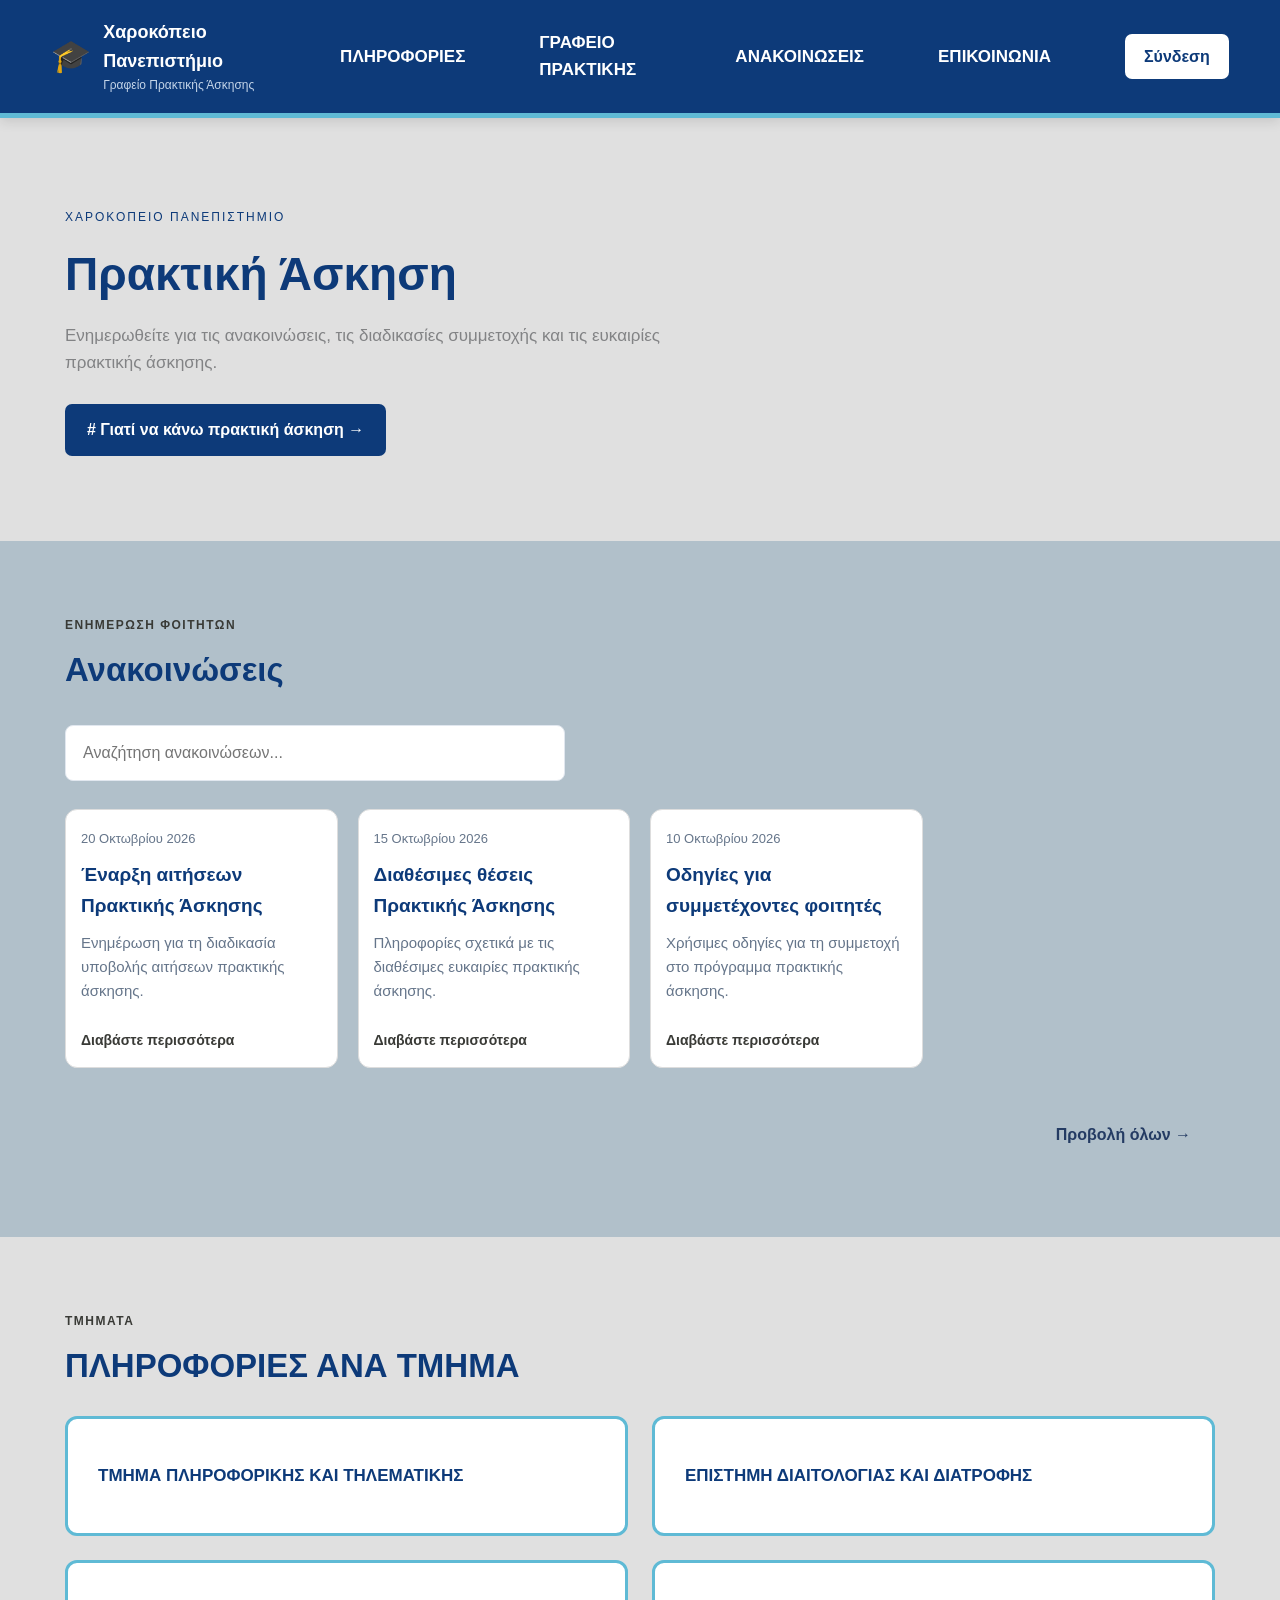
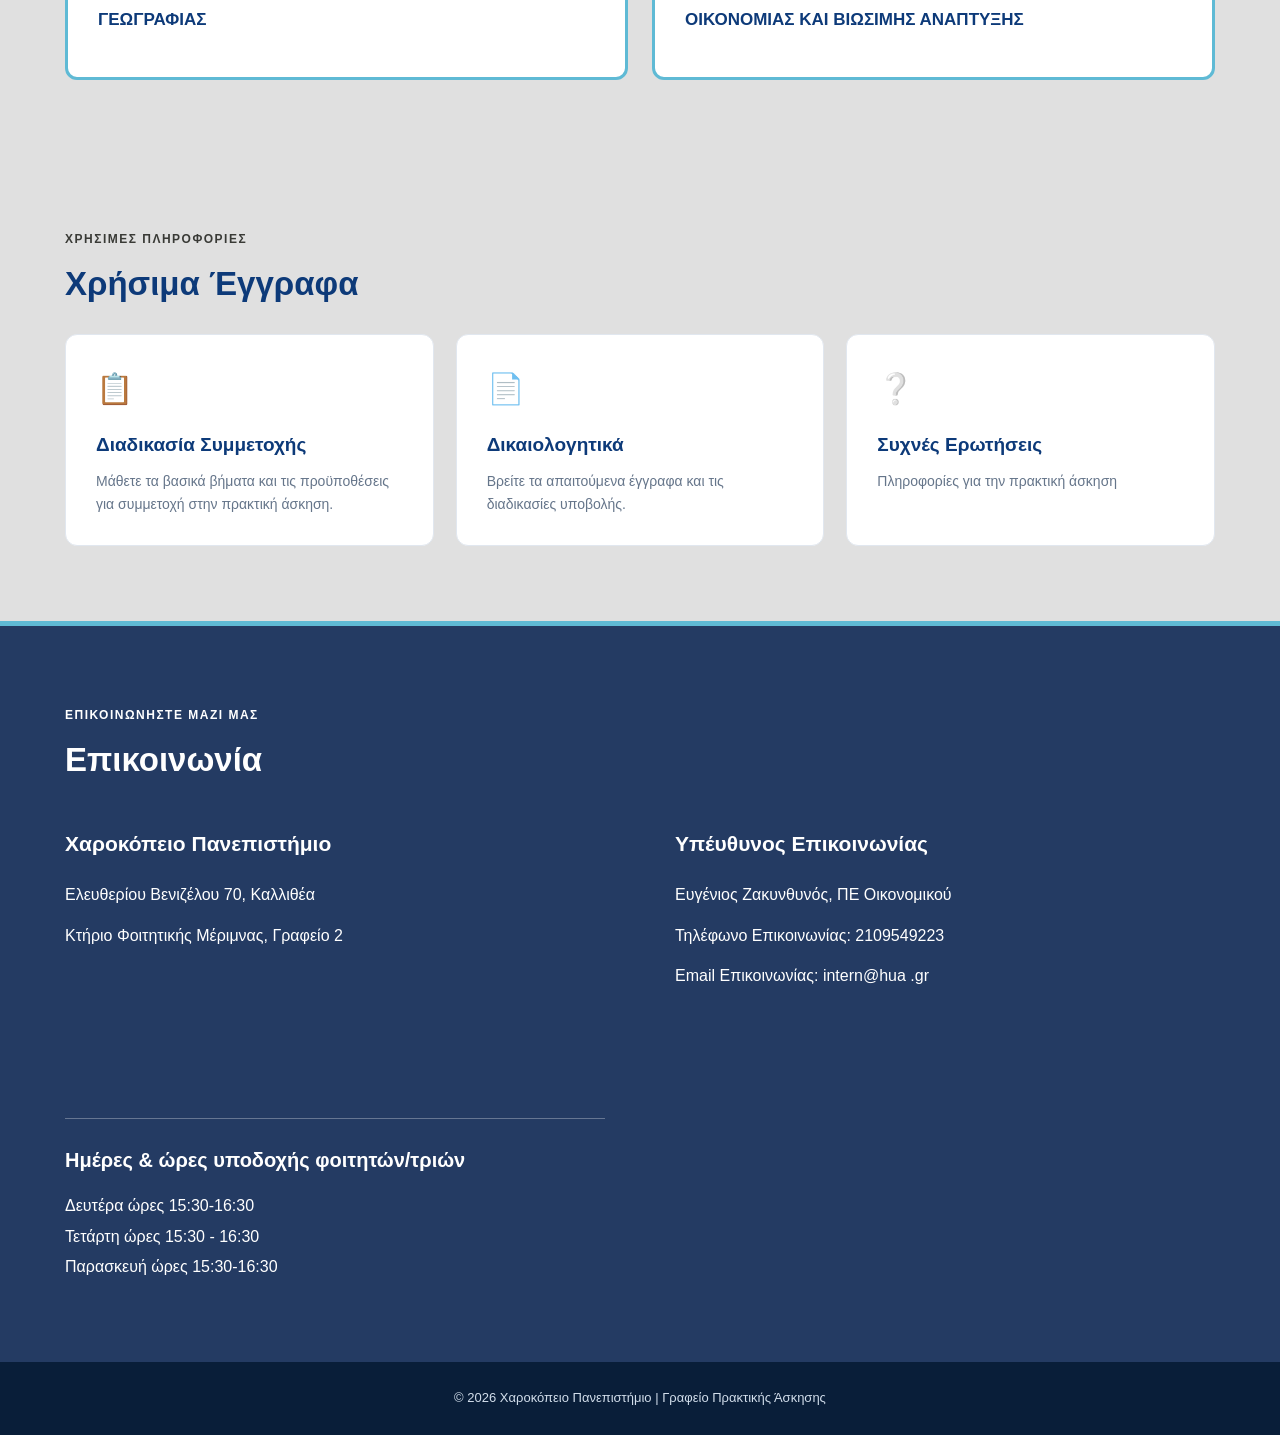
<file: index.html>
<!DOCTYPE html>
<html lang="el">

<head>
    <meta charset="UTF-8">
    <meta name="viewport" content="width=device-width, initial-scale=1.0">
    <title>Πρακτική Άσκηση | Χαροκόπειο Πανεπιστήμιο</title>
    <link rel="stylesheet" href="style.css">
</head>

<body>

    <!-- HEADER -->
    <header class="header">
        <div class="header-container">
            <div class="brand">
                <div class="brand-icon">🎓</div>
                <div>
                    <h1>Χαροκόπειο Πανεπιστήμιο</h1>
                    <p>Γραφείο Πρακτικής Άσκησης</p>
                </div>
            </div>

            <button class="menu-toggle" id="menuToggle" aria-label="Άνοιγμα μενού" aria-expanded="false">☰</button>

            <nav class="navbar" id="navbar">
                <div class="dropdown">
                    <button type="button" class="menu-btn"> Πληροφορίες
                    </button>

                    <div class="dropdown-menu">
                        <a href="#tmimata"> Πληροφορίες ανά τμήμα</a>
                        <a href="#eggrafa"> Χρήσιμα έγγραφα</a>
                        <a href="#sindesi"> Οδηγίες Σύνδεσης</a>
                    </div>
                </div>

                <a href="#grafeio">Γραφείο Πρακτικής</a>
                <a href="#anakoinoseis">Ανακοινώσεις</a>
                <a href="#epikoinonia">Επικοινωνία</a>
                <button class="login-btn" id="loginBtn">
                    Σύνδεση
                </button>
            </nav>
        </div>
    </header>

    <main>

        <!-- HERO -->
        <section class="hero">
            <div class="container">
                <span class="hero-label">ΧΑΡΟΚΟΠΕΙΟ ΠΑΝΕΠΙΣΤΗΜΙΟ</span>
                <h2>Πρακτική Άσκηση </h2>
                <p>
                    Ενημερωθείτε για τις ανακοινώσεις,
                    τις διαδικασίες συμμετοχής και τις
                    ευκαιρίες πρακτικής άσκησης.
                </p>
                <a href="#grafeio" class="hero-button">
                    # Γιατί να κάνω πρακτική άσκηση →
                </a>
            </div>
        </section>

        <!-- ANNOUNCEMENTS -->
        <section class="section" id="anakoinoseis">
            <div class="container">

                <div class="section-heading">
                    <div>
                        <span class="eyebrow">ΕΝΗΜΕΡΩΣΗ ΦΟΙΤΗΤΩΝ</span>
                        <h2>Ανακοινώσεις</h2>
                    </div>
                </div>

                <div class="search-box">
                    <input type="search" id="searchInput" placeholder="Αναζήτηση ανακοινώσεων..."
                        aria-label="Αναζήτηση ανακοινώσεων">
                </div>

                <div class="announcements" id="announcementList">
                    <!-- Οι ανακοινώσεις μπαίνουν από JavaScript -->
                </div>

                <p id="emptyMessage" class="empty-message" hidden>
                    Δεν βρέθηκαν ανακοινώσεις.
                </p>

                <div class="announcements-footer">
                    <a href="anakoinoseis" id="viewAllAnouncements"> Προβολή όλων →
                    </a>
                </div>
            </div>
        </section>


        <!-- OFFICE -->
        <section class="section light-section" id="tmimata">
            <div class="container">
                <span class="eyebrow">TMHMATA</span>
                <h2>ΠΛΗΡΟΦΟΡΙΕΣ ΑΝΑ ΤΜΗΜΑ</h2>

                <div class="info-grid">
                    <a href="https://dit.hua.gr/index.php/el" class="info-card pliroforiki">
                        <h3>ΤΜΗΜΑ ΠΛΗΡΟΦΟΡΙΚΗΣ ΚΑΙ ΤΗΛΕΜΑΤΙΚΗΣ</h3>
                    </a>

                    <a href="https://dnd.hua.gr/" class="info-card diaitologia">
                        <h3>ΕΠΙΣΤΗΜΗ ΔΙΑΙΤΟΛΟΓΙΑΣ ΚΑΙ ΔΙΑΤΡΟΦΗΣ</h3>
                    </a>

                    <a href="https://geo.hua.gr/" class="info-card geografia">
                        <h3>ΓΕΩΓΡΑΦΙΑΣ</h3>
                    </a>

                    <a href="https://desd.hua.gr/" class="info-card oikonomia">
                        <h3>ΟΙΚΟΝΟΜΙΑΣ ΚΑΙ ΒΙΩΣΙΜΗΣ ΑΝΑΠΤΥΞΗΣ</h3>
                    </a>
                </div>
            </div>
        </section>


        <!-- INFORMATION -->
        <section class="section light-section" id="eggrafa">
            <div class="container">
                <span class="eyebrow">ΧΡΗΣΙΜΕΣ ΠΛΗΡΟΦΟΡΙΕΣ</span>
                <h2>Χρήσιμα Έγγραφα</h2>

                <div class="info-grid">
                    <article class="info-card">
                        <div class="info-icon">📋</div>
                        <h3>Διαδικασία Συμμετοχής</h3>
                        <p>
                            Μάθετε τα βασικά βήματα και τις προϋποθέσεις για συμμετοχή στην πρακτική άσκηση.
                        </p>
                    </article>

                    <article class="info-card">
                        <div class="info-icon">📄</div>
                        <h3>Δικαιολογητικά</h3>
                        <p>
                            Βρείτε τα απαιτούμενα
                            έγγραφα και τις διαδικασίες υποβολής.
                        </p>
                    </article>

                    <article class="info-card">
                        <div class="info-icon">❔</div>
                        <h3>Συχνές Ερωτήσεις</h3>
                        <p>
                            Πληροφορίες για την πρακτική άσκηση
                        </p>
                    </article>
                </div>
            </div>
        </section>



        <!-- CONTACT -->
        <section class="section" id="epikoinonia">
            <div class="container">
                <span class="eyebrow">ΕΠΙΚΟΙΝΩΝΗΣΤΕ ΜΑΖΙ ΜΑΣ</span>
                <h2>Επικοινωνία</h2>

                <div class="contact-grid">
                    <div class="contact-column">
                        <h3>Χαροκόπειο Πανεπιστήμιο</h3>
                        <p>Ελευθερίου Βενιζέλου 70, Καλλιθέα</p>
                        <p>Κτήριο Φοιτητικής Μέριμνας, Γραφείο 2</p>
                    </div>

                    <div class="contact-column">
                        <h3> Υπέυθυνος Επικοινωνίας </h3>
                        <p> Ευγένιος Ζακυνθυνός, ΠΕ Οικονομικού</p>
                        <p> Τηλέφωνο Επικοινωνίας: 2109549223</p>
                        <p> Email Επικοινωνίας: intern@hua .gr</p>
                    </div>

                    <div class="contact-hours">
                        <h3> Ημέρες & ώρες υποδοχής φοιτητών/τριών </h3>
                        <p>
                            Δευτέρα ώρες 15:30-16:30 <br> Τετάρτη ώρες 15:30 - 16:30 <br> Παρασκευή ώρες 15:30-16:30
                            </h3>
                        </p>
                    </div>

                </div>
        </section>

    </main>

    <!-- FOOTER -->
    <footer class="footer">
        <div class="container">
            <p>
                © <span id="currentYear"></span>
                Χαροκόπειο Πανεπιστήμιο |
                Γραφείο Πρακτικής Άσκησης
            </p>
        </div>
    </footer>

    <!-- LOGIN MODAL -->
    <div class="modal" id="loginModal" hidden>
        <div class="modal-content" role="dialog" aria-modal="true" aria-labelledby="loginTitle">

            <button class="close-btn" id="closeLogin" aria-label="Κλείσιμο">×</button>

            <h2 id="loginTitle">Σύνδεση Χρήστη</h2>
            <p>Είσοδος στην πλατφόρμα πρακτικής άσκησης</p>

            <form id="loginForm">
                <label for="username">Όνομα χρήστη (@hua.gr)</label>
                <input type="text" id="username" autocomplete="username" required>

                <label for="password">Κωδικός πρόσβασης</label>
                <input type="password" id="password" autocomplete="current-password" required>

                <label for="applicationCode">
                    ΚΩΔΙΚΟΣ ΑΙΤΗΣΗΣ *
                </label>

                <input type="text" id="applicationCode" placeholder="Συμπλήρωσε αν διαθέτεις κωδικό αίτησης">

                <button type="submit" class="submit-btn">
                    Σύνδεση
                </button>
            </form>
            <div class="test-accounts">
                <strong>Δοκιμαστικοί λογαριασμοί</strong>

                <p>it123@hua.gr — Πληροφορική</p>
                <p>gs123@hua.gr — Διαιτολογία</p>
                <p>ds123@hua.gr — Γεωγραφία</p>
                <p>hs123@hua.gr — Βιώσιμη Ανάπτυξη</p>

                <p><strong>Κωδικός για όλους: 123</strong></p>
            </div>

            <p id="loginMessage" class="login-message" role="status"></p>
        </div>
    </div>

    <script src="script.js"></script>
</body>

</html>
</file>
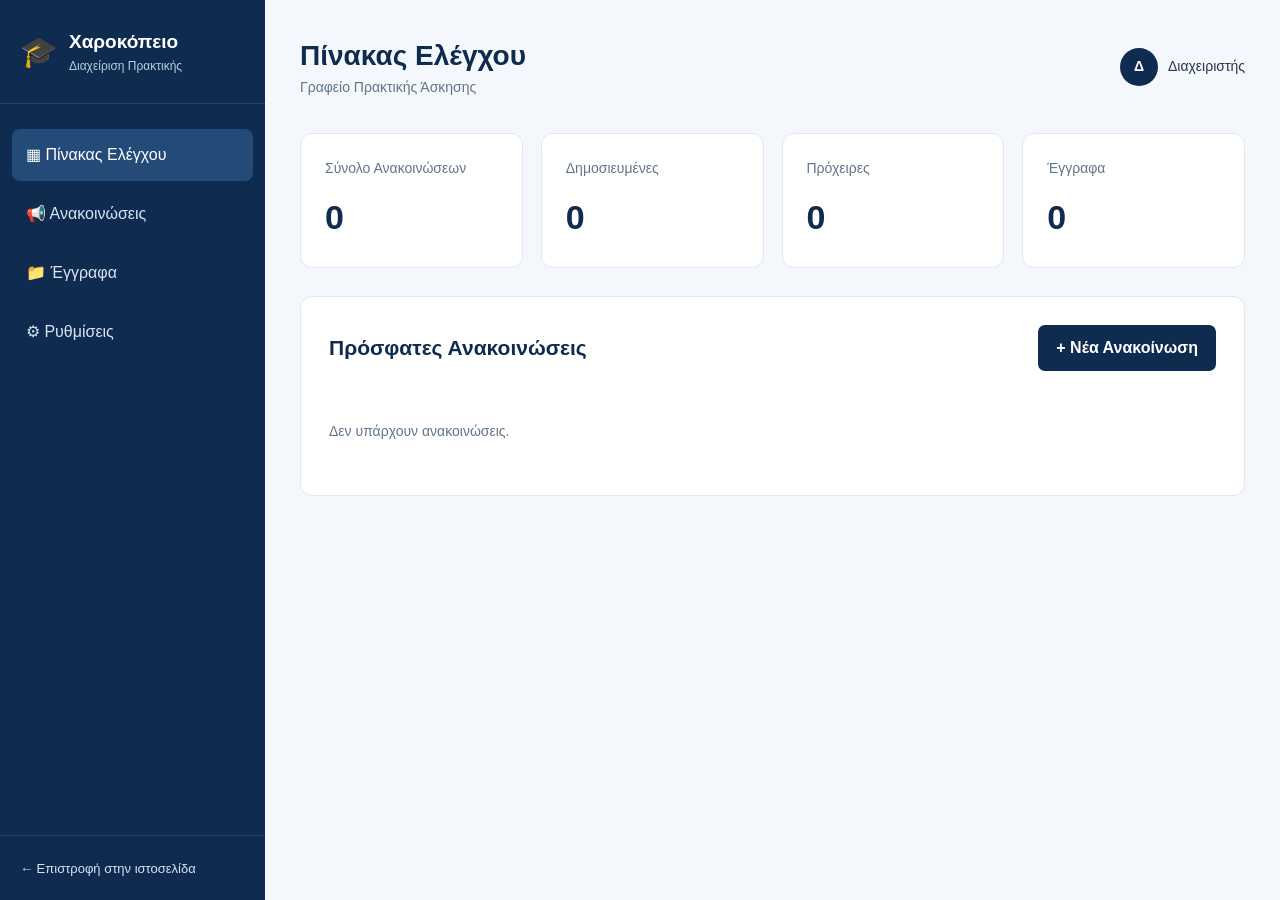
<file: admin.html>
<!DOCTYPE html>
<html lang="el">
<head>
    <meta charset="UTF-8">
    <meta name="viewport"
          content="width=device-width, initial-scale=1.0">

    <title>Διαχείριση | Πρακτική Άσκηση Χαροκοπείου</title>

    <link rel="stylesheet" href="admin.css">
</head>
<body>

<div class="admin-layout">

    <!-- SIDEBAR -->
    <aside class="sidebar">

        <div class="sidebar-brand">
            <span class="brand-icon">🎓</span>

            <div>
                <h2>Χαροκόπειο</h2>
                <p>Διαχείριση Πρακτικής</p>
            </div>
        </div>

        <nav class="sidebar-nav">

            <button
                type="button"
                class="nav-item active"
                data-page="dashboard"
            >
                ▦ Πίνακας Ελέγχου
            </button>

            <button
                type="button"
                class="nav-item"
                data-page="announcements"
            >
                📢 Ανακοινώσεις
            </button>

            <button
                type="button"
                class="nav-item"
                data-page="files"
            >
                📁 Έγγραφα
            </button>

            <button
                type="button"
                class="nav-item"
                data-page="settings"
            >
                ⚙ Ρυθμίσεις
            </button>

        </nav>

        <div class="sidebar-bottom">
            <a href="index.html">
                ← Επιστροφή στην ιστοσελίδα
            </a>
        </div>

    </aside>


    <!-- MAIN CONTENT -->
    <main class="main-content">

        <header class="topbar">

            <div>
                <h1 id="pageTitle">
                    Πίνακας Ελέγχου
                </h1>

                <p>Γραφείο Πρακτικής Άσκησης</p>
            </div>

            <div class="admin-profile">
                <span class="avatar">Δ</span>
                <span>Διαχειριστής</span>
            </div>

        </header>


        <!-- ============================
             DASHBOARD
        ============================= -->
        <section id="dashboard" class="page active">

            <div class="stats-grid">

                <div class="stat-card">
                    <span>Σύνολο Ανακοινώσεων</span>
                    <strong id="totalCount">0</strong>
                </div>

                <div class="stat-card">
                    <span>Δημοσιευμένες</span>
                    <strong id="publishedCount">0</strong>
                </div>

                <div class="stat-card">
                    <span>Πρόχειρες</span>
                    <strong id="draftCount">0</strong>
                </div>

                <div class="stat-card">
                    <span>Έγγραφα</span>
                    <strong id="fileCount">0</strong>
                </div>

            </div>

            <div class="panel">

                <div class="panel-heading">
                    <h2>Πρόσφατες Ανακοινώσεις</h2>

                    <button
                        type="button"
                        class="primary-btn"
                        id="quickAdd"
                    >
                        + Νέα Ανακοίνωση
                    </button>
                </div>

                <div id="recentAnnouncements"></div>

            </div>

        </section>


        <!-- ============================
             ANNOUNCEMENTS
        ============================= -->
        <section id="announcements" class="page">

            <div class="panel">

                <div class="panel-heading">

                    <h2>Διαχείριση Ανακοινώσεων</h2>

                    <button
                        type="button"
                        class="primary-btn"
                        id="newAnnouncement"
                    >
                        + Προσθήκη
                    </button>

                </div>

                <input
                    type="search"
                    id="adminSearch"
                    class="search-input"
                    placeholder="Αναζήτηση ανακοινώσεων..."
                >

                <div id="announcementsTable"></div>

            </div>


            <!-- ANNOUNCEMENT EDITOR -->
            <div
                class="panel editor-panel"
                id="editorPanel"
                hidden
            >

                <h2 id="editorTitle">
                    Νέα Ανακοίνωση
                </h2>

                <form id="announcementForm">

                    <input
                        type="hidden"
                        id="announcementId"
                    >


                    <div class="form-group">

                        <label for="announcementTitle">
                            Τίτλος ανακοίνωσης
                        </label>

                        <input
                            type="text"
                            id="announcementTitle"
                            maxlength="180"
                            required
                            placeholder="Πληκτρολογήστε τίτλο"
                        >

                    </div>


                    <div class="form-group">

                        <label for="announcementDescription">
                            Σύντομη περιγραφή
                        </label>

                        <textarea
                            id="announcementDescription"
                            rows="3"
                            required
                            placeholder="Σύντομη περιγραφή..."
                        ></textarea>

                    </div>


                    <div class="form-group">

                        <label for="announcementContent">
                            Περιεχόμενο ανακοίνωσης
                        </label>

                        <textarea
                            id="announcementContent"
                            rows="8"
                            required
                            placeholder="Γράψτε το κείμενο..."
                        ></textarea>

                    </div>


                    <div class="form-group">

                        <label for="announcementStatus">
                            Κατάσταση
                        </label>

                        <select id="announcementStatus">
                            <option value="draft">
                                Πρόχειρη
                            </option>

                            <option value="published">
                                Δημοσιευμένη
                            </option>
                        </select>

                    </div>


                    <!-- ANNOUNCEMENT IMAGE -->
                    <div class="form-group">

                        <label for="announcementImage">
                            Εικόνα ανακοίνωσης (προαιρετική)
                        </label>

                        <input
                            type="file"
                            id="announcementImage"
                            accept="image/png,image/jpeg,image/webp"
                        >

                        <small>
                            JPG, PNG ή WEBP, μέχρι 1 MB.
                            Μπορείς να αντικαταστήσεις την
                            εικόνα κατά την επεξεργασία.
                        </small>

                        <div id="existingAnnouncementImage"></div>

                        <img
                            id="announcementImagePreview"
                            class="admin-image-preview"
                            alt="Προεπισκόπηση εικόνας ανακοίνωσης"
                            hidden
                        >

                    </div>


                    <!-- ANNOUNCEMENT ATTACHMENT -->
                    <div class="form-group">

                        <label for="announcementFile">
                            Επισύναψη αρχείου (προαιρετική)
                        </label>

                        <input
                            type="file"
                            id="announcementFile"
                            accept=".pdf,.doc,.docx,.png,.jpg,.jpeg"
                        >

                        <small>
                            PDF, Word ή εικόνα, μέχρι 1 MB.
                        </small>

                        <div id="attachedFileInfo"></div>

                    </div>


                    <div class="form-actions">

                        <button
                            type="submit"
                            class="primary-btn"
                        >
                            Αποθήκευση ανακοίνωσης
                        </button>

                        <button
                            type="button"
                            class="secondary-btn"
                            id="cancelEdit"
                        >
                            Ακύρωση
                        </button>

                    </div>

                </form>

            </div>

        </section>


        <!-- ============================
             DOCUMENTS
        ============================= -->
        <section id="files" class="page">

            <div class="panel">

                <div class="panel-heading">

                    <div>
                        <h2>Χρήσιμα Έγγραφα</h2>

                        <p class="muted">
                            Διαδικασία συμμετοχής ·
                            Δικαιολογητικά ·
                            Συχνές ερωτήσεις
                        </p>
                    </div>

                    <button
                        type="button"
                        class="primary-btn"
                        id="newDocument"
                    >
                        + Νέο έγγραφο
                    </button>

                </div>


                <!-- CATEGORY FILTER -->
                <div class="form-group">

                    <label for="documentFilter">
                        Προβολή κατηγορίας
                    </label>

                    <select id="documentFilter">

                        <option value="all">
                            Όλες οι κατηγορίες
                        </option>

                        <option value="diadikasia">
                            Διαδικασία συμμετοχής
                        </option>

                        <option value="dikaiologitika">
                            Δικαιολογητικά
                        </option>

                        <option value="faq">
                            Συχνές ερωτήσεις
                        </option>

                    </select>

                </div>


                <!-- EXISTING DOCUMENTS -->
                <div id="filesList"></div>

            </div>


            <!-- DOCUMENT EDITOR -->
            <div
                class="panel editor-panel"
                id="documentEditor"
                hidden
            >

                <h2 id="documentEditorTitle">
                    Νέο έγγραφο
                </h2>

                <form id="documentForm">

                    <input
                        type="hidden"
                        id="documentId"
                    >


                    <div class="form-group">

                        <label for="documentTitle">
                            Τίτλος εγγράφου
                        </label>

                        <input
                            type="text"
                            id="documentTitle"
                            maxlength="180"
                            required
                            placeholder="Πληκτρολογήστε τίτλο"
                        >

                    </div>


                    <div class="form-group">

                        <label for="documentCategory">
                            Ενότητα στα Χρήσιμα Έγγραφα
                        </label>

                        <select
                            id="documentCategory"
                            required
                        >

                            <option value="diadikasia">
                                Διαδικασία συμμετοχής
                            </option>

                            <option value="dikaiologitika">
                                Δικαιολογητικά
                            </option>

                            <option value="faq">
                                Συχνές ερωτήσεις
                            </option>

                        </select>

                    </div>


                    <div class="form-group">

                        <label for="documentDepartment">
                            Τμήμα / Σελίδα εμφάνισης
                        </label>

                        <select id="documentDepartment">

                            <option value="all">
                                Όλα τα τμήματα
                            </option>

                            <option value="pliroforiki">
                                Πληροφορικής και Τηλεματικής
                            </option>

                            <option value="diaitologia">
                                Επιστήμης Διαιτολογίας
                                και Διατροφής
                            </option>

                            <option value="geografia">
                                Γεωγραφίας
                            </option>

                            <option value="oikonomia">
                                Οικονομίας και
                                Βιώσιμης Ανάπτυξης
                            </option>

                        </select>

                    </div>


                    <div class="form-group">

                        <label for="documentDescription">
                            Περιγραφή (προαιρετική)
                        </label>

                        <textarea
                            id="documentDescription"
                            rows="3"
                            placeholder="Περιγραφή εγγράφου..."
                        ></textarea>

                    </div>


                    <!-- DOCUMENT IMAGE -->
                    <div class="form-group">

                        <label for="documentImage">
                            Εικόνα εγγράφου (προαιρετική)
                        </label>

                        <input
                            type="file"
                            id="documentImage"
                            accept="image/png,image/jpeg,image/webp"
                        >

                        <small>
                            JPG, PNG ή WEBP, μέχρι 1 MB.
                        </small>

                        <div id="existingDocumentImage"></div>

                        <img
                            id="documentImagePreview"
                            class="admin-image-preview"
                            alt="Προεπισκόπηση εικόνας εγγράφου"
                            hidden
                        >

                    </div>


                    <!-- DOCUMENT FILE -->
                    <div class="form-group">

                        <label for="documentFile">
                            Αρχείο PDF, Word ή εικόνα
                        </label>

                        <input
                            type="file"
                            id="documentFile"
                            accept=".pdf,.doc,.docx,.png,.jpg,.jpeg"
                        >

                        <small>
                            Μέχρι 1 MB. Κατά την επεξεργασία,
                            άφησε το πεδίο κενό για να
                            διατηρηθεί το υπάρχον αρχείο.
                        </small>

                        <div id="existingDocumentFile"></div>

                    </div>


                    <div class="form-actions">

                        <button
                            type="submit"
                            class="primary-btn"
                        >
                            Αποθήκευση εγγράφου
                        </button>

                        <button
                            type="button"
                            class="secondary-btn"
                            id="cancelDocument"
                        >
                            Ακύρωση
                        </button>

                    </div>

                </form>

            </div>

        </section>


        <!-- ============================
             SETTINGS
        ============================= -->
        <section id="settings" class="page">

            <div class="panel">

                <h2>Ρυθμίσεις</h2>

                <p>
                    Το διαχειριστικό περιβάλλον λειτουργεί
                    τοπικά στον browser.
                </p>

                <p class="muted">
                    Δεν υπάρχει ακόμη σύνδεση με server,
                    λογαριασμούς χρηστών ή βάση δεδομένων.
                </p>

            </div>

        </section>

    </main>

</div>

<script src="admin.js"></script>

</body>
</html>
</file>
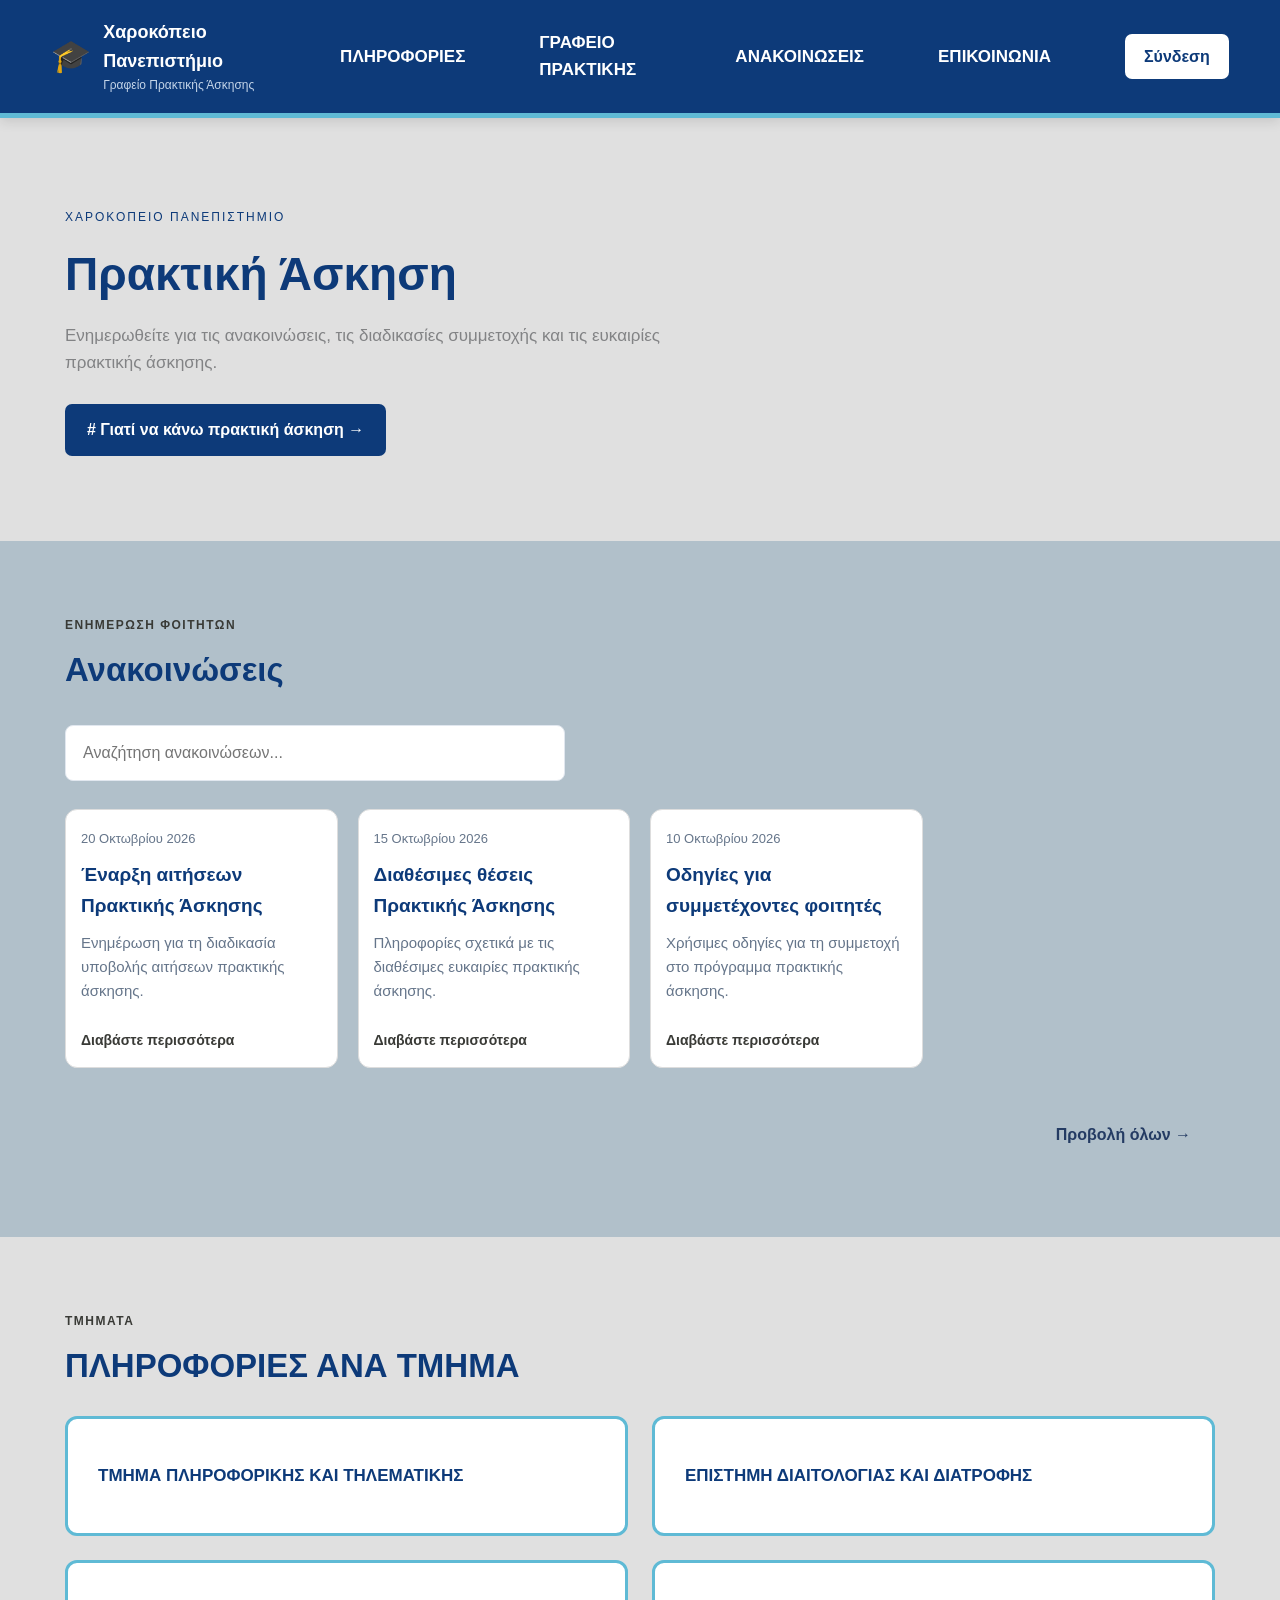
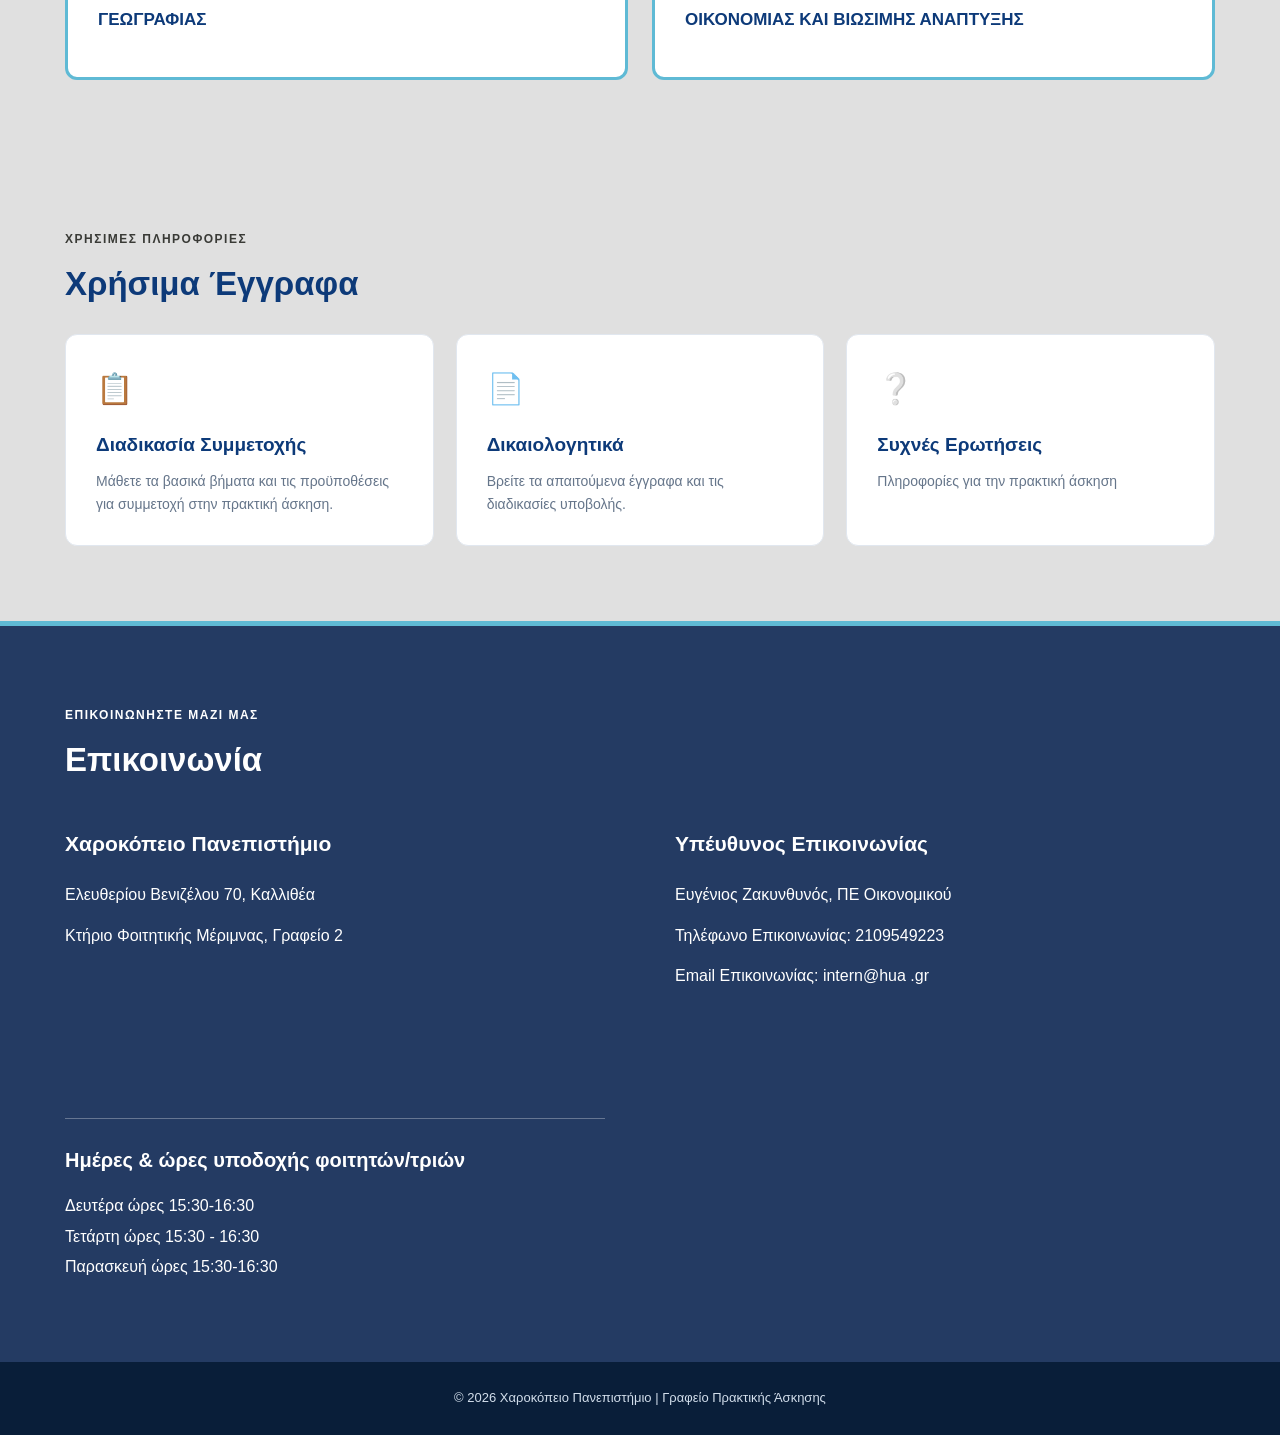
<file: studentdashboard.html>
<!DOCTYPE html>
<html lang="el">

<head>
    <meta charset="UTF-8">

    <meta
        name="viewport"
        content="width=device-width, initial-scale=1.0"
    >

    <title>
        Φοιτητής | Γραφείο Πρακτικής Άσκησης
    </title>

    <link rel="stylesheet" href="studentdashboard.css">
</head>

<body>

<div class="student-layout">

    <!-- =====================================
         ΠΛΑΪΝΟ ΜΕΝΟΥ
    ====================================== -->

    <aside class="student-sidebar">

        <div class="sidebar-brand">

            <div class="brand-icon">
                🎓
            </div>

            <div class="brand-text">
                <h2>Χαροκόπειο</h2>
                <p>Γραφείο Πρακτικής Άσκησης</p>
            </div>

        </div>


        <!-- ΣΤΟΙΧΕΙΑ ΦΟΙΤΗΤΗ -->

          <!--<div class="sidebar-student">

             <div class="student-avatar">
                Φ
            </div>

         <div class="student-info">

                <strong id="sidebarStudentName">
                    Φοιτητής
                </strong>

                <span id="sidebarStudentDepartment">
                    Τμήμα Πληροφορικής και Τηλεματικής
                </span>

            </div> 

        </div>--> 


        <!-- ΜΕΝΟΥ ΠΛΟΗΓΗΣΗΣ -->

        <nav class="student-nav">

            <button
                type="button"
                class="nav-item active"
                data-page="home"
            >
                <span class="nav-icon"></span>
                <span>ΑΡΧΙΚΗ</span>
            </button>


            <button
                type="button"
                class="nav-item"
                data-page="profile"
            >
                <span class="nav-icon"></span>
                <span>ΠΡΟΦΙΛ</span>
            </button>


            <button
                type="button"
                class="nav-item"
                data-page="preferences"
            >
                <span class="nav-icon"></span>
                <span>ΠΡΟΤΙΜΗΣΕΙΣ</span>
            </button>


            <button
                type="button"
                class="nav-item"
                data-page="folder"
            >
                <span class="nav-icon"></span>
                <span>ΠΡΟΣΩΠΙΚΟΣ ΦΑΚΕΛΟΣ</span>
            </button>


            <button
                type="button"
                class="nav-item"
                data-page="jobs"
            >
                <span class="nav-icon"></span>
                <span>ΘΕΣΕΙΣ ΕΡΓΑΣΙΑΣ</span>
            </button>

        </nav>


        <!-- ΑΠΟΣΥΝΔΕΣΗ -->

        <div class="sidebar-footer">

            <button
                type="button"
                class="logout-btn"
                id="logoutBtn"
            >
                <span>↪</span>
                ΑΠΟΣΥΝΔΕΣΗ
            </button>

        </div>

    </aside>


    <!-- =====================================
       MAIN
    ====================================== -->

    <main class="student-main">

        <!-- TOP BAR -->

        <header class="student-topbar">

            <div class="topbar-left">


            </div>


            <div class="topbar-right">

                <div class="topbar-user">

                    <div class="topbar-avatar">
                        Φ
                    </div>

                    <span id="topbarStudentName">
                        Φοιτητής
                    </span>

                    <span id="topbarStudentDepartment">
                        Τμήμα Πληροφορικής και Τηλεματικής
                    </span>


                </div>

            </div>

        </header>


        <!-- =====================================
             ΑΡΧΙΚΗ ΟΘΟΝΗ
        ====================================== -->

        <section
            id="home"
            class="student-page active"
        >

            <!-- WELCOME -->

            <div class="welcome-section">

                <div>

                    <span class="welcome-label">
                        ΠΥΛΗ ΦΟΙΤΗΤΗ
                    </span>

                    <h2>
                        Καλώς ήρθες,
                        <span id="welcomeStudentName">
                            Φοιτητή
                        </span>!
                    </h2>

                    <p>
                        Εδώ μπορείς να βρεις τις διαθέσιμες θέσεις εργασίας, να δηλώσεις προτιμήσεις και να βρεις όλα τα χρήσιμα έγγραφα.
                        Στόχος είναι η ευκολότερη και γρηγορότερη επικοινωνία με το Γραφείο Πρακτικής Άσκησης.
                    </p>

                </div>

                <div class="welcome-decoration">
                    🎓
                </div>

            </div>


            <!-- =================================
                 ΑΝΑΚΟΙΝΩΣΕΙΣ
            ================================== -->

            <section class="dashboard-section">

                <div class="section-heading">

                    <div>

                        <span class="section-label">
                            ΕΝΗΜΕΡΩΣΗ
                        </span>

                        <h2>
                            Ανακοινώσεις
                        </h2>

                        <p>
                            Οι τελευταίες ανακοινώσεις            
                        </p>

                    </div>

                    <button
                        type="button"
                        class="outline-btn"
                        id="viewAllAnnouncements"
                    >
                        Προβολή όλων →
                    </button>

                </div>

                <div
                    class="announcements-grid"
                    id="studentAnnouncements"
                >

                    <div class="empty-state">
                        Φόρτωση ανακοινώσεων...
                    </div>

                </div>

            </section>


            <!-- =================================
                 ΔΙΑΘΕΣΙΜΕΣ ΘΕΣΕΙΣ
            ================================== -->

            <section class="dashboard-section">

                <div class="section-heading">

                    <div>

                        <span class="section-label">
                            ΕΥΚΑΙΡΙΕΣ ΠΡΑΚΤΙΚΗΣ
                        </span>

                        <h2>
                            Διαθέσιμες Θέσεις Εργασίας
                        </h2>

                        <p>
                            Ανακάλυψε διαθέσιμες θέσεις πρακτικής άσκησης.
                        </p>

                    </div>

                    <button
                        type="button"
                        class="outline-btn"
                        id="viewAllJobs"
                    >
                        Προβολή όλων →
                    </button>

                </div>

                <div
                    class="jobs-grid"
                    id="homeJobsList"
                >

                    <div class="empty-state">
                        Φόρτωση διαθέσιμων θέσεων...
                    </div>

                </div>

            </section>

        </section>


        <!-- =====================================
             ΠΡΟΦΙΛ
        ====================================== -->

        <section
            id="profile"
            class="student-page"
        >

            <div class="page-intro">

                <h2>
                    Το Προφίλ μου
                </h2>

                <p>
                    Τα προσωπικά και ακαδημαϊκά
                    στοιχεία του λογαριασμού σου.
                </p>

            </div>


            <div class="content-card">

                <div class="card-heading">

                    <h3>
                        Στοιχεία Φοιτητή
                    </h3>

                    <span class="info-tag">
                        Προσωπικά στοιχεία
                    </span>

                </div>


                <div class="profile-grid">

                    <div class="profile-field">

                        <label>
                            Ονοματεπώνυμο
                        </label>

                        <p id="profileFullName">
                            —
                        </p>

                    </div>


                    <div class="profile-field">

                        <label>
                            Αριθμός Μητρώου
                        </label>

                        <p id="profileStudentId">
                            —
                        </p>

                    </div>


                    <div class="profile-field">

                        <label>
                            Τμήμα
                        </label>

                        <p id="profileDepartment">
                            —
                        </p>

                    </div>


                    <div class="profile-field">

                        <label>
                            Ακαδημαϊκό Email
                        </label>

                        <p id="profileEmail">
                            —
                        </p>

                    </div>

                </div>

            </div>


            <!-- =================================
                 ΣΤΟΙΧΕΙΑ ΑΙΤΗΣΗΣ
            ================================== -->

            <div class="content-card">

                <div class="card-heading">

                    <h3>
                        Στοιχεία Αίτησης Πρακτικής Άσκησης
                    </h3>

                    <span
                        class="status-badge"
                        id="applicationStatus"
                    >
                        Σε αναμονή
                    </span>

                </div>

                <div class="profile-grid">

                    <div class="profile-field">

                        <label>
                            Αριθμός αίτησης
                        </label>

                        <p id="profileApplicationCode">
                            —
                        </p>

                    </div>

                    <div class="profile-field">

                        <label>
                            Ημερομηνία υποβολής
                        </label>

                        <p id="profileApplicationDate">
                            —
                        </p>

                    </div>

                </div>

                <div
                    class="application-info"
                    id="profileApplicationInfo"
                >
                    Η αίτησή σου βρίσκεται σε αναμονή έγκρισης.
                </div>

            </div>

        </section>


        <!-- =====================================
             ΟΙ ΠΡΟΤΙΜΗΣΕΙΣ ΜΟΥ
        ====================================== -->

        <section
            id="preferences"
            class="student-page"
        >

            <div class="page-intro">

                <h2>
                    Οι Προτιμήσεις μου
                </h2>

                <p>
                    Οι θέσεις πρακτικής άσκησης που έχεις δηλώσει ενδιαφέρον.
                </p>

            </div>

            <div class="content-card">

                <div class="card-heading">

                    <h3>
                        Δήλωση Προτιμήσεων
                    </h3>

                    <span
                        class="status-badge"
                        id="preferencesStatus"
                    >
                        Σε αναμονή
                    </span>

                </div>

                <div
                    class="application-info"
                    id="preferencesInfo"
                >
                    Η δήλωση προτιμήσεων θα ενεργοποιηθεί
                    μετά την έγκριση της αίτησής σου.
                </div>

                <div
                    id="preferencesList"
                    class="preferences-list"
                ></div>

            </div>

        </section>


        <!-- =====================================
             ΠΡΟΣΩΠΙΚΟΣ ΦΑΚΕΛΟΣ
        ====================================== -->

        <section
            id="folder"
            class="student-page"
        >

            <div class="page-intro">

                <h2>
                    Προσωπικός Φάκελος
                </h2>

                <p>
                    Εδώ θα συγκεντρώνονται
                    τα προσωπικά σου δικαιολογητικά
                    για την πρακτική άσκηση.
                </p>

            </div>


            <div class="content-card">

                <div class="card-heading">

                    <h3>
                        Τα Έγγραφά μου
                    </h3>

                </div>


                <div
                    class="folder-list"
                    id="studentDocuments"
                >

                    <div class="empty-state">
                        Δεν υπάρχουν ακόμη έγγραφα.
                    </div>

                </div>


                <div class="upload-section">

                    <h3>
                        Ανέβασμα Δικαιολογητικού
                    </h3>

                    <p>
                        Επίλεξε ένα αρχείο
                        για τον προσωπικό σου φάκελο.
                    </p>


                    <form id="studentUploadForm">

                        <div class="form-group">

                            <label for="studentFileTitle">
                                Τίτλος εγγράφου
                            </label>

                            <input
                                type="text"
                                id="studentFileTitle"
                                placeholder="π.χ. Έκθεση πεπραγμένων"
                                required
                            >

                        </div>


                        <div class="form-group">

                            <label for="studentFile">
                                Επιλογή αρχείου
                            </label>

                            <input
                                type="file"
                                id="studentFile"
                                accept=".pdf,.doc,.docx,.png,.jpg,.jpeg"
                                required
                            >

                        </div>


                        <button
                            type="submit"
                            class="primary-btn"
                        >
                            Ανέβασμα Εγγράφου
                        </button>

                    </form>

                </div>

            </div>

        </section>


        <!-- =====================================
             ΘΕΣΕΙΣ ΕΡΓΑΣΙΑΣ
        ====================================== -->

        <section
            id="jobs"
            class="student-page"
        >

            <div class="page-intro">

                <h2>
                    Διαθέσιμες Θέσεις Εργασίας
                </h2>

                <p>
                    Δες τις διαθέσιμες θέσεις πρακτικής άσκησης.
                </p>

            </div>


            <!-- ΦΙΛΤΡΑ -->

            <div class="jobs-toolbar">

                <div class="search-box">

                    <input
                        type="search"
                        id="jobSearch"
                        placeholder="Αναζήτηση θέσης ή εταιρείας..."
                    >

                </div>

                <select
                    id="jobLocationFilter"
                    aria-label="Φίλτρο τοποθεσίας"
                >

                    <option value="all">
                        Όλες οι τοποθεσίες
                    </option>

                </select>

            </div>


            <!-- ΟΛΕΣ ΟΙ ΘΕΣΕΙΣ -->

            <div
                class="jobs-grid"
                id="allJobsList"
            >

                <div class="empty-state">
                    Φόρτωση θέσεων...
                </div>

            </div>

        </section>


        <!-- =====================================
             ΟΛΕΣ ΟΙ ΑΝΑΚΟΙΝΩΣΕΙΣ
        ====================================== -->

        <section
            id="all-announcements"
            class="student-page"
        >

            <div class="page-intro">

                <h2>
                    Όλες οι Ανακοινώσεις
                </h2>

                <p>
                    Ανακοινώσεις 
                </p>

            </div>


            <div
                class="announcements-grid"
                id="allStudentAnnouncements"
            >

                <div class="empty-state">
                    Φόρτωση ανακοινώσεων...
                </div>

            </div>

        </section>


        <!-- =====================================
             ΛΕΠΤΟΜΕΡΕΙΕΣ ΘΕΣΗΣ
        ====================================== -->

        <section
            id="job-details"
            class="student-page"
        >

            <button
                type="button"
                class="back-btn"
                id="backToJobs"
            >
                ← Επιστροφή στις θέσεις
            </button>


            <div
                class="content-card"
                id="jobDetailsContent"
            >

                <div class="empty-state">
                    Επίλεξε μια θέση για
                    να δεις τις λεπτομέρειές της.
                </div>

            </div>

        </section>


        <!-- =====================================
             ΛΕΠΤΟΜΕΡΕΙΕΣ ΑΝΑΚΟΙΝΩΣΗΣ
        ====================================== -->

        <section
            id="announcement-details"
            class="student-page"
        >

            <button
                type="button"
                class="back-btn"
                id="backToAnnouncements"
            >
                ← Επιστροφή στις ανακοινώσεις
            </button>


            <div
                class="content-card"
                id="announcementDetailsContent"
            >

                <div class="empty-state">
                    Επίλεξε μια ανακοίνωση
                    για να δεις τις λεπτομέρειές της.
                </div>

            </div>

        </section>

    </main>

</div>

<script src="studentdashboard.js"></script>

</body>
</html>
</file>
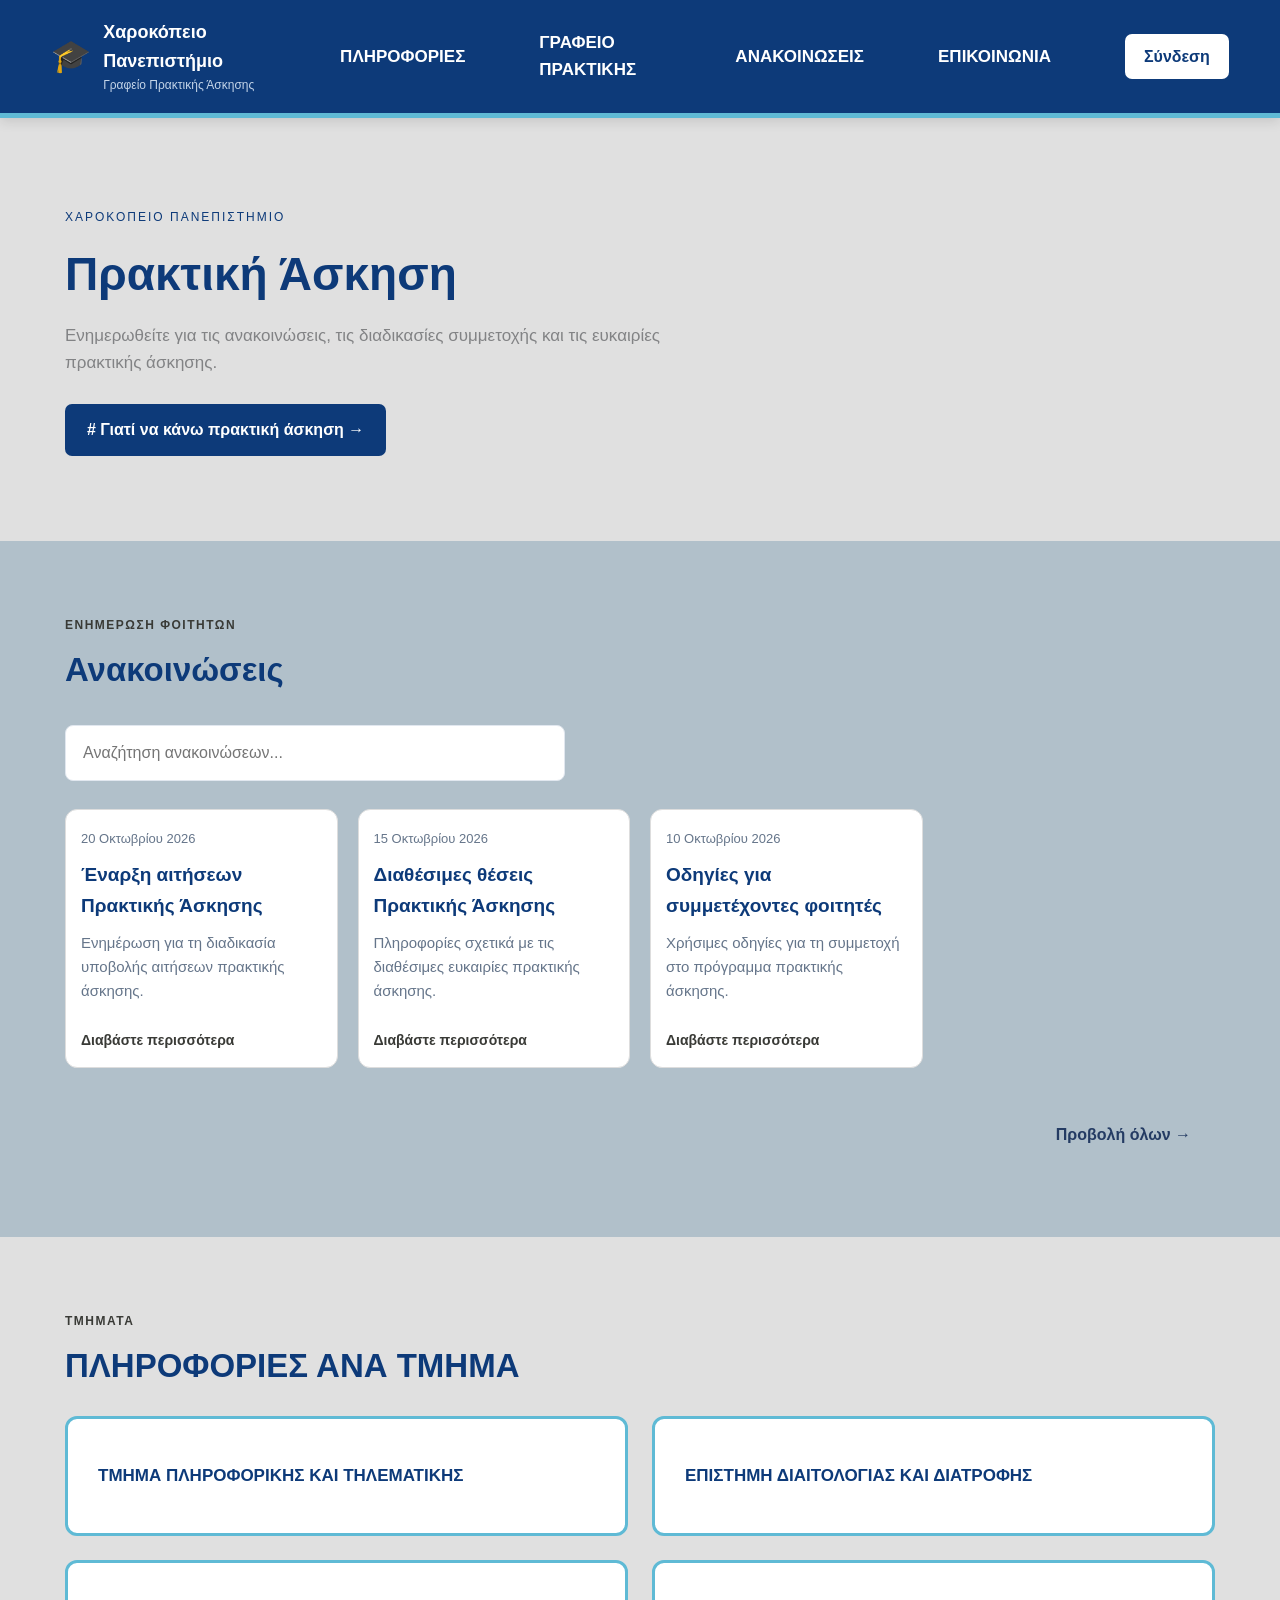
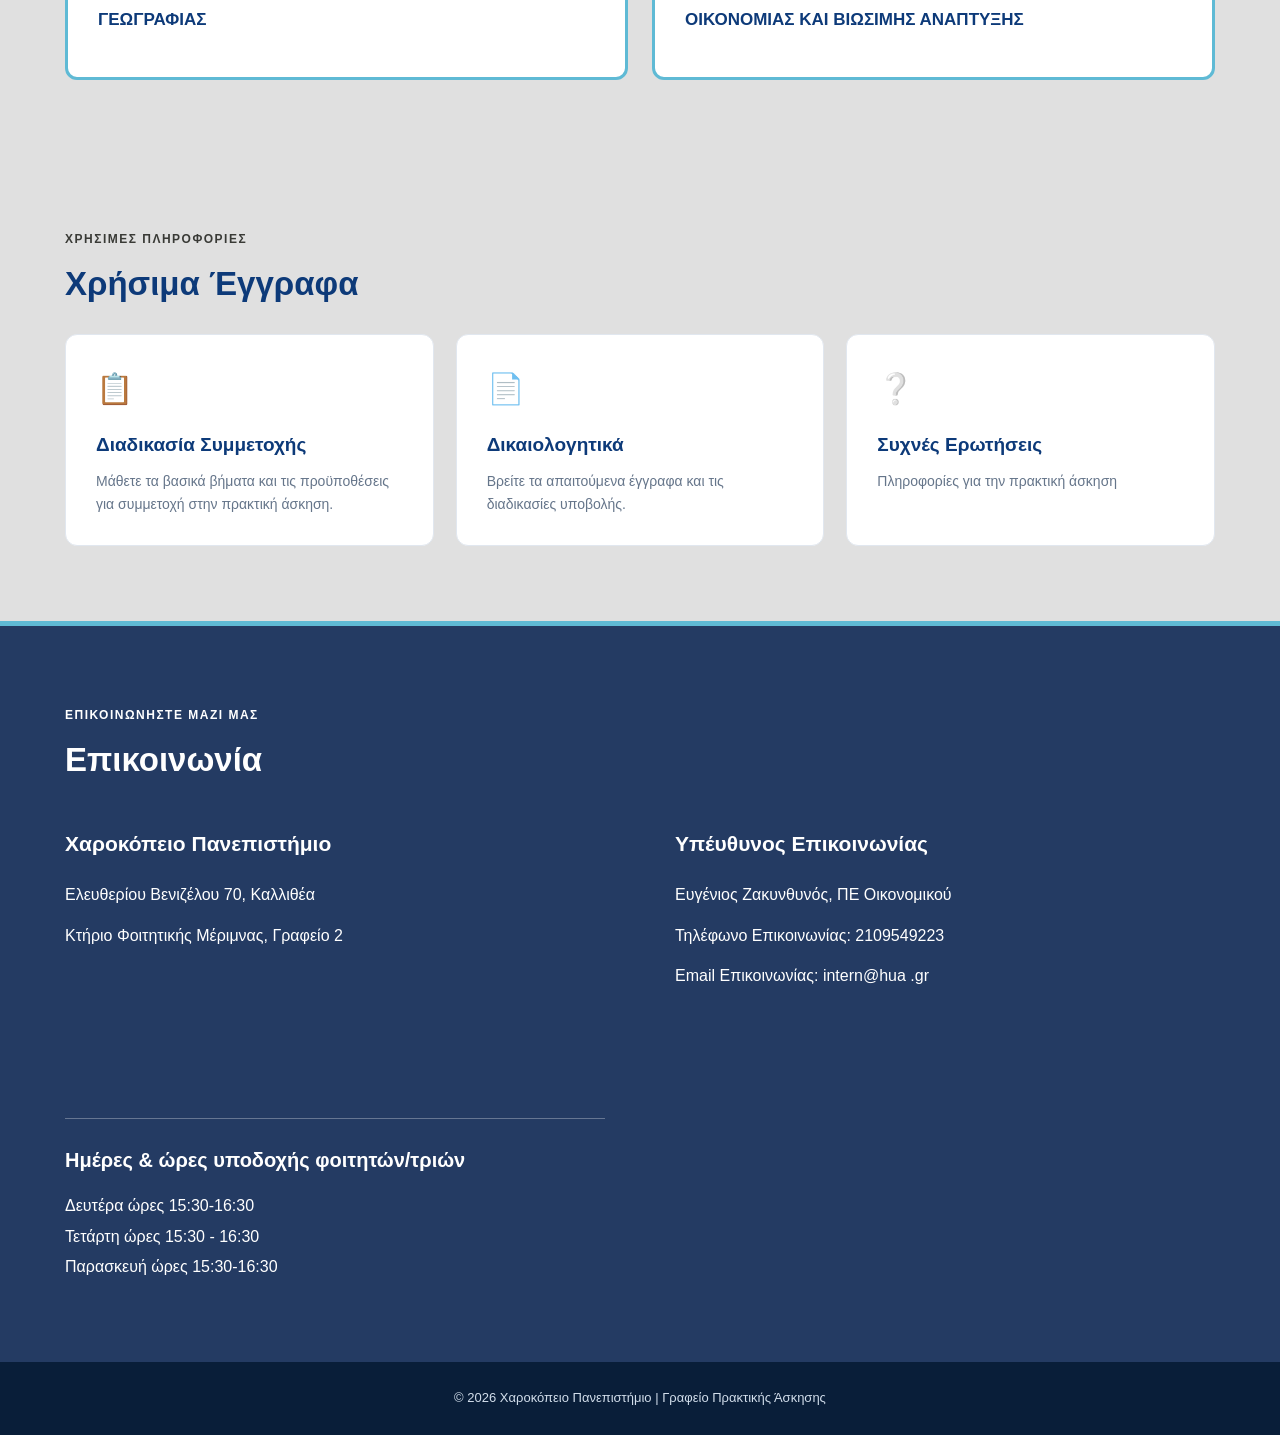
<file: huaintership/studentdashboard.html>
<!DOCTYPE html>
<html lang="el">

<head>
    <meta charset="UTF-8">

    <meta
        name="viewport"
        content="width=device-width, initial-scale=1.0"
    >

    <title>
        Φοιτητής | Γραφείο Πρακτικής Άσκησης
    </title>

    <link rel="stylesheet" href="studentdashboard.css">
</head>

<body>

<div class="student-layout">

    <!-- =====================================
         ΠΛΑΪΝΟ ΜΕΝΟΥ
    ====================================== -->

    <aside class="student-sidebar">

        <div class="sidebar-brand">

            <div class="brand-icon">
                🎓
            </div>

            <div class="brand-text">
                <h2>Χαροκόπειο</h2>
                <p>Γραφείο Πρακτικής Άσκησης</p>
            </div>

        </div>


        <!-- ΣΤΟΙΧΕΙΑ ΦΟΙΤΗΤΗ -->

          <!--<div class="sidebar-student">

             <div class="student-avatar">
                Φ
            </div>

         <div class="student-info">

                <strong id="sidebarStudentName">
                    Φοιτητής
                </strong>

                <span id="sidebarStudentDepartment">
                    Τμήμα Πληροφορικής και Τηλεματικής
                </span>

            </div> 

        </div>--> 


        <!-- ΜΕΝΟΥ ΠΛΟΗΓΗΣΗΣ -->

        <nav class="student-nav">

            <button
                type="button"
                class="nav-item active"
                data-page="home"
            >
                <span class="nav-icon"></span>
                <span>ΑΡΧΙΚΗ</span>
            </button>


            <button
                type="button"
                class="nav-item"
                data-page="profile"
            >
                <span class="nav-icon"></span>
                <span>ΠΡΟΦΙΛ</span>
            </button>


            <button
                type="button"
                class="nav-item"
                data-page="preferences"
            >
                <span class="nav-icon"></span>
                <span>ΠΡΟΤΙΜΗΣΕΙΣ</span>
            </button>


            <button
                type="button"
                class="nav-item"
                data-page="folder"
            >
                <span class="nav-icon"></span>
                <span>ΠΡΟΣΩΠΙΚΟΣ ΦΑΚΕΛΟΣ</span>
            </button>


            <button
                type="button"
                class="nav-item"
                data-page="jobs"
            >
                <span class="nav-icon"></span>
                <span>ΘΕΣΕΙΣ ΕΡΓΑΣΙΑΣ</span>
            </button>

        </nav>


        <!-- ΑΠΟΣΥΝΔΕΣΗ -->

        <div class="sidebar-footer">

            <button
                type="button"
                class="logout-btn"
                id="logoutBtn"
            >
                <span>↪</span>
                ΑΠΟΣΥΝΔΕΣΗ
            </button>

        </div>

    </aside>


    <!-- =====================================
       MAIN
    ====================================== -->

    <main class="student-main">

        <!-- TOP BAR -->

        <header class="student-topbar">

            <div class="topbar-left">


            </div>


            <div class="topbar-right">

                <div class="topbar-user">

                    <div class="topbar-avatar">
                        Φ
                    </div>

                 <!---  <button type="button" 
                        id="topbarStudentName">
                        Φοιτητής
                    </button> --> 
                    <a href ="#profile"
                        id="topbarStudentName"> Φοιτητής
                    </a>

                    <span id="sidebarStudentDepartment">
                        Τμήμα Πληροφορικής και Τηλεματικής
                    </span>


                </div>

            </div>

        </header>


        <!-- =====================================
             ΑΡΧΙΚΗ ΟΘΟΝΗ
        ====================================== -->

        <section
            id="home"
            class="student-page active"
        >

            <!-- WELCOME -->

            <div class="welcome-section">

                <div>

                    <span class="welcome-label">
                        ΠΥΛΗ ΦΟΙΤΗΤΗ
                    </span>

                    <h2>
                        Καλώς ήρθες,
                        <span id="welcomeStudentName">
                            Φοιτητή
                        </span>!
                    </h2>

                    <p>
                        Εδώ μπορείς να βρεις τις διαθέσιμες θέσεις εργασίας, να δηλώσεις προτιμήσεις και να βρεις όλα τα χρήσιμα έγγραφα.
                        Στόχος είναι η ευκολότερη και γρηγορότερη επικοινωνία με το Γραφείο Πρακτικής Άσκησης. Οδηγός χρήσης
                    </p>

                </div>

                <div class="welcome-decoration">
                    🎓
                </div>

            </div>


            <!-- =================================
                 ΑΝΑΚΟΙΝΩΣΕΙΣ
            ================================== -->

            <section class="dashboard-section">

                <div class="section-heading">

                    <div>

                        <span class="section-label">
                            ΕΝΗΜΕΡΩΣΗ
                        </span>

                        <h2>
                            Ανακοινώσεις
                        </h2>

                        <p>
                            Οι τελευταίες ανακοινώσεις            
                        </p>

                    </div>

                    <button
                        type="button"
                        class="outline-btn"
                        id="viewAllAnnouncements"
                    >
                        Προβολή όλων →
                    </button>

                </div>

                <div
                    class="announcements-grid"
                    id="studentAnnouncements"
                >

                    <div class="empty-state">
                        Φόρτωση ανακοινώσεων...
                    </div>

                </div>

            </section>


            <!-- =================================
                 ΔΙΑΘΕΣΙΜΕΣ ΘΕΣΕΙΣ
            ================================== -->

            <section class="dashboard-section">

                <div class="section-heading">

                    <div>

                        <span class="section-label">
                            ΕΥΚΑΙΡΙΕΣ ΠΡΑΚΤΙΚΗΣ
                        </span>

                        <h2>
                            Διαθέσιμες Θέσεις Εργασίας
                        </h2>

                        <p>
                            Ανακάλυψε διαθέσιμες θέσεις πρακτικής άσκησης.
                        </p>

                    </div>

                    <button
                        type="button"
                        class="outline-btn"
                        id="viewAllJobs"
                    >
                        Προβολή όλων →
                    </button>

                </div>

                <div
                    class="jobs-grid"
                    id="homeJobsList"
                >

                    <div class="empty-state">
                        Φόρτωση διαθέσιμων θέσεων...
                    </div>

                </div>

            </section>

        </section>


        <!-- =====================================
             ΠΡΟΦΙΛ
        ====================================== -->

        <section
            id="profile"
            class="student-page"
        >

            <div class="page-intro">

                <h2>
                    Το Προφίλ μου
                </h2>

                <p>
                    Τα προσωπικά και ακαδημαϊκά
                    στοιχεία του λογαριασμού σου.
                </p>

            </div>


            <div class="content-card">

                <div class="card-heading">

                    <h3>
                        Στοιχεία Φοιτητή
                    </h3>

                    <span class="info-tag">
                        Προσωπικά στοιχεία
                    </span>

                </div>


                <div class="profile-grid">

                    <div class="profile-field">

                        <label>
                            Ονοματεπώνυμο
                        </label>

                        <p id="profileFullName">
                            —
                        </p>

                    </div>


                    <div class="profile-field">

                        <label>
                            Αριθμός Μητρώου
                        </label>

                        <p id="profileStudentId">
                            —
                        </p>

                    </div>


                    <div class="profile-field">

                        <label>
                            Τμήμα
                        </label>

                        <p id="profileDepartment">
                            —
                        </p>

                    </div>


                    <div class="profile-field">

                        <label>
                            Ακαδημαϊκό Email
                        </label>

                        <p id="profileEmail">
                            —
                        </p>

                    </div>

                    
                    <div class="profile-field">

                        <label>
                            Πατρώνυμο
                        </label>

                        <p id="profilepatronimo">
                            —
                        </p>

                    </div>

                    
                    <div class="profile-field">

                        <label>
                            Μητρώνυμο
                        </label>

                        <p id="profilemitronimo">
                            —
                        </p>

                    </div>

                    
                    <div class="profile-field">

                        <label>
                            Τηλέφωνο Επικοινωνίας
                        </label>

                        <p id="profilephone">
                            —
                        </p>

                    </div>

                    
                    <div class="profile-field">

                        <label>
                            Αριθμός Ταυτότητας
                        </label>

                        <p id="profiletautotita">
                            —
                        </p>

                    </div>

                    
                    <div class="profile-field">

                        <label>
                            ΑΦΜ
                        </label>

                        <p id="profileafm">
                            —
                        </p>

                    </div>

                    
                    <div class="profile-field">

                        <label>
                            ΑΜΑ
                        </label>

                        <p id="profileama">
                            —
                        </p>

                    </div>

                    
                    <div class="profile-field">

                        <label>
                            Ημερομηνία γέννησης
                        </label>

                        <p id="profilebdate">
                            —
                        </p>

                    </div>

                    
                    <div class="profile-field">

                        <label>
                            IBAN
                        </label>

                        <p id="profileiban">
                            —
                        </p>

                    </div>

                </div>

            </div>


            <!-- =================================
                 ΣΤΟΙΧΕΙΑ ΑΙΤΗΣΗΣ
            ================================== -->

            <div class="content-card">

                <div class="card-heading">

                    <h3>
                        Στοιχεία Αίτησης Πρακτικής Άσκησης
                    </h3>

                    <span
                        class="status-badge"
                        id="applicationStatus"
                    >
                        Σε αναμονή
                    </span>

                </div>

                <div class="profile-grid">

                    <div class="profile-field">

                        <label>
                            Αριθμός αίτησης
                        </label>

                        <p id="profileApplicationCode">
                            —
                        </p>

                    </div>

                    <div class="profile-field">

                        <label>
                            Ημερομηνία υποβολής
                        </label>

                        <p id="profileApplicationDate">
                            —
                        </p>

                    </div>

                </div>

                <div
                    class="application-info"
                    id="profileApplicationInfo"
                >
                    Η αίτησή σου βρίσκεται σε αναμονή έγκρισης.
                </div>

            </div>

        </section>


        <!-- =====================================
             ΟΙ ΠΡΟΤΙΜΗΣΕΙΣ ΜΟΥ
        ====================================== -->

        <section
            id="preferences"
            class="student-page"
        >

            <div class="page-intro">

                <h2>
                    Οι Προτιμήσεις μου
                </h2>

                <p>
                    Οι θέσεις πρακτικής άσκησης που έχεις δηλώσει ενδιαφέρον.
                </p>

            </div>

            <div class="content-card">

                <div class="card-heading">

                    <h3>
                        Δήλωση Προτιμήσεων
                    </h3>

                    <span
                        class="status-badge"
                        id="preferencesStatus"
                    >
                        Σε αναμονή
                    </span>

                </div>

                <div
                    class="application-info"
                    id="preferencesInfo"
                >
                    Η δήλωση προτιμήσεων θα ενεργοποιηθεί
                    μετά την έγκριση της αίτησής σου.
                </div>

                <div
                    id="preferencesList"
                    class="preferences-list"
                ></div>

            </div>

        </section>


        <!-- =====================================
             ΠΡΟΣΩΠΙΚΟΣ ΦΑΚΕΛΟΣ
        ====================================== -->

        <section
            id="folder"
            class="student-page"
        >

            <div class="page-intro">

                <h2>
                    Προσωπικός Φάκελος
                </h2>

                <p>
                    Εδώ θα συγκεντρώνονται
                    τα προσωπικά σου δικαιολογητικά
                    για την πρακτική άσκηση.
                </p>

            </div>


            <div class="content-card">

                <div class="card-heading">

                    <h3>
                        Τα Έγγραφά μου
                    </h3>

                </div>


                <div
                    class="folder-list"
                    id="studentDocuments"
                >

                    <div class="empty-state">
                        Δεν υπάρχουν ακόμη έγγραφα.
                    </div>

                </div>


                <div class="upload-section">

                    <h3>
                        Ανέβασμα Δικαιολογητικού
                    </h3>

                    <p>
                        Επίλεξε ένα αρχείο
                        για τον προσωπικό σου φάκελο.
                    </p>


                    <form id="studentUploadForm">

                        <div class="form-group">

                            <label for="studentFileTitle">
                                Τίτλος εγγράφου
                            </label>

                            <input
                                type="text"
                                id="studentFileTitle"
                                placeholder="π.χ. Έκθεση πεπραγμένων"
                                required
                            >

                        </div>


                        <div class="form-group">

                            <label for="studentFile">
                                Επιλογή αρχείου
                            </label>

                            <input
                                type="file"
                                id="studentFile"
                                accept=".pdf,.doc,.docx,.png,.jpg,.jpeg"
                                required
                            >

                        </div>


                        <button
                            type="submit"
                            class="primary-btn"
                        >
                            Υποβολή Εγγράφου
                        </button>

                    </form>

                </div>

            </div>

        </section>


        <!-- =====================================
             ΘΕΣΕΙΣ ΕΡΓΑΣΙΑΣ
        ====================================== -->

        <section
            id="jobs"
            class="student-page"
        >

            <div class="page-intro">

                <h2>
                    Διαθέσιμες Θέσεις Εργασίας
                </h2>

                <p>
                    Δες τις διαθέσιμες θέσεις πρακτικής άσκησης.
                </p>

            </div>


            <!-- ΦΙΛΤΡΑ -->

            <div class="jobs-toolbar">

                <div class="search-box">

                    <input
                        type="search"
                        id="jobSearch"
                        placeholder="Αναζήτηση θέσης ή εταιρείας..."
                    >

                </div>

                <select
                    id="jobLocationFilter"
                    aria-label="Φίλτρο τοποθεσίας"
                >

                    <option value="all">
                        Όλες οι τοποθεσίες
                    </option>

                </select>

            </div>


            <!-- ΟΛΕΣ ΟΙ ΘΕΣΕΙΣ -->

            <div
                class="jobs-grid"
                id="allJobsList"
            >

                <div class="empty-state">
                    Φόρτωση θέσεων...
                </div>

            </div>

        </section>


        <!-- =====================================
             ΟΛΕΣ ΟΙ ΑΝΑΚΟΙΝΩΣΕΙΣ
        ====================================== -->

        <section
            id="all-announcements"
            class="student-page"
        >

            <div class="page-intro">

                <h2>
                    Όλες οι Ανακοινώσεις
                </h2>

                <p>
                    Ανακοινώσεις 
                </p>

            </div>


            <div
                class="announcements-grid"
                id="allStudentAnnouncements"
            >

                <div class="empty-state">
                    Φόρτωση ανακοινώσεων...
                </div>

            </div>

        </section>


        <!-- =====================================
             ΛΕΠΤΟΜΕΡΕΙΕΣ ΘΕΣΗΣ
        ====================================== -->

        <section
            id="job-details"
            class="student-page"
        >

            <button
                type="button"
                class="back-btn"
                id="backToJobs"
            >
                ← Επιστροφή στις θέσεις
            </button>


            <div
                class="content-card"
                id="jobDetailsContent"
            >

                <div class="empty-state">
                    Επίλεξε μια θέση για να δεις τις λεπτομέρειές της.
                </div>

            </div>

        </section>


        <!-- =====================================
             ΛΕΠΤΟΜΕΡΕΙΕΣ ΑΝΑΚΟΙΝΩΣΗΣ
        ====================================== -->

        <section
            id="announcement-details"
            class="student-page"
        >

            <button
                type="button"
                class="back-btn"
                id="backToAnnouncements"
            >
                ← Επιστροφή στις ανακοινώσεις
            </button>


            <div
                class="content-card"
                id="announcementDetailsContent"
            >

                <div class="empty-state">
                    Επίλεξε μια ανακοίνωση
                    για να δεις τις λεπτομέρειές της.
                </div>

            </div>

        </section>

    </main>

</div>

<script src="studentdashboard.js"></script>

</body>
</html>
</file>
<file: style.css>
:root {
    --navy: #0d3a79;
    --navy-dark: #091e39;
    --blue: #393a36;
    --light-blue: #eaf1f9;
    --background: #e0e0e0;
    --text: #26354a;
    --muted: #65758a;
    --white: #ffffff;
    --border: #e1e7ef;
}

* {
    margin: 0;
    padding: 0;
    box-sizing: border-box;
}

html {
    scroll-behavior: smooth;
    scroll-padding-top: 100px;
}

body {
    font-family: Arial, Helvetica, sans-serif;
    background: var(--background);
    color: var(--text);
    line-height: 1.6;
}

button,
input {
    font: inherit;
}

button {
    cursor: pointer;
}

a {
    text-decoration: none;
}

.container {
    width: min(1150px, 92%);
    margin: auto;
}

/* HEADER */

.header {
    background: var(--navy);
    color: white;
    position: sticky;
    top: 0;
    z-index: 100;
    box-shadow: 0 3px 12px lab(0% 0 0 / 0.12);
    border-bottom: 5px solid #5fbad5;
}

.header-container {
    max-width: 2000px;
    margin: auto;
    padding: 18px 4%;
    display: flex;
    justify-content: space-between;
    align-items: center;
    gap: 25px;
}

.brand {
    display: flex;
    align-items: center;
    gap: 12px;
}

.brand-icon {
    font-size: 32px;
}

.brand h1 {
    font-size: 18px;
    font-weight: 700;
}

.brand p {
    font-size: 12px;
    color: #c4d5e9;
}

.navbar {
    display: flex;
    align-items: center;
    gap: 74px;
}

.navbar a {
    color: #f7e6f7;
    font-size: 14px;
    transition: color 0.2s;
}

.navbar a:hover {
    color: #5fbad5;

}

.login-btn {
    background: white;
    color: var(--navy);
    border: none;
    padding: 10px 19px;
    border-radius: 7px;
    font-weight: bold;
}

.login-btn:hover {
    background: #c2d2d6;
}

.menu-toggle {
    display: none;
    color: white;
    background: transparent;
    border: none;
    font-size: 27px;
}

/* HERO */

.hero {
    background: linear-gradient(120deg, #e0e0e0, #e0e0e0);
    color: #0d3a79;
    padding: 85px 0;
}

.hero .container {
    max-width: 1150px;
}

.hero-label {
    font-size: 12px;
    letter-spacing: 2px;
    color: #0d3a79;
}

.hero h2 {
    font-size: clamp(30px, 4vw, 46px);
    margin: 10px 0;
}

.hero p {
    max-width: 620px;
    color: #828385;
    font-size: 17px;
}

.hero-button {
    display: inline-block;
    margin-top: 28px;
    background: #0d3a79;
    color: white;
    padding: 13px 22px;
    border-radius: 7px;
    font-weight: bold;
}

.hero-button:hover {
    background: #5fbad5;
}

/* SECTIONS */

.section {
    padding: 75px 0;
    background: #B1C0CA;
}

.light-section {
    background: var(--background);
}

.eyebrow {
    display: block;
    color: var(--blue);
    font-size: 12px;
    font-weight: bold;
    letter-spacing: 1.5px;
    margin-bottom: 9px;
}

.section h2 {
    font-size: clamp(25px, 3vw, 33px);
    color: var(--navy);
    margin-bottom: 23px;
}

.section-description {
    max-width: 800px;
    color: var(--muted);
}

/* SEARCH */

.search-box {
    margin: 28px 0;
}

.search-box input {
    width: 100%;
    max-width: 500px;
    padding: 14px 17px;
    border: 1px solid var(--border);
    border-radius: 8px;
    outline: none;
}

.search-box input:focus {
    border-color: var(--blue);
    box-shadow: 0 0 0 3px rgba(37, 99, 166, 0.12);
}

/* ANNOUNCEMENTS */

.announcements {
    display: grid;
    grid-template-columns: repeat(4, minmax(0, 1fr));
    gap: 20px;
}

.announcement-card {
    background: white;
    border: 1px solid #ddd;
    border-radius: 12px;
    padding: 0;
    margin-bottom: 10px;
    overflow: hidden;
    width: 100%;
    box-sizing: border-box;
    transition: transform 0.2s, box-shadow 0.2s;
}

.announcement-card img {
    width: 100%;
    height: 190px;
    object-fit: cover;
    display: block;
}

.announcement-content {
    padding: 15px;
}

.announcement-card h3 {
    font-size: 18px;
    margin: 10px 0;
}

.announcement-date {
    font-size: 13px;
    color: #777;
}


.announcement-card:hover {
    transform: translateY(-3px);
    box-shadow: 0 8px 24px rgba(16, 43, 80, 0.09);
    transform: translateY(-6px);
    border-color: #0d3a79;
    box-shadow: 0 10 px 25 px rgba (41, 128, 185, 0.18);
}

.announcement-date {
    font-size: 13px;
    color: var(--muted);
}

.announcement-card h3 {
    color: var(--navy);
    font-size: 19px;
    margin: 10px 0;
}

.announcement-card p {
    color: var(--muted);
    font-size: 15px;
}

.announcements-footer {
    display: flex;
    justify-content: flex-end;
    margin-top: 30px;
}

.announcements-footer a {
    position: relative;
    display: inline-block;
    padding: 14px 24px;
    color: #243b63;
    font-size: 16px;
    font-weight: 600;
    text-decoration: none;
}

.announcements-footer a::before {
    content: "";
    position: absolute;
    inset: 0;
    border: 4px solid #5fbad5;
    transform: scale(0);
    transition: transform 0.6s ease, opacity 0.6s ease;
    pointer-events: none;
}

.announcements-footer a:hover::before {
    transform: scale(1);
    opacity: 1;
}


.read-more {
    display: inline-block;
    margin-top: 14px;
    color: var(--blue);
    font-weight: bold;
    font-size: 14px;
}

.empty-message {
    color: var(--muted);
    padding: 20px 0;
}

/* INFORMATION CARDS - Eggrafa*/

.info-grid {
    display: grid;
    grid-template-columns: repeat(3, 1fr);
    gap: 22px;
}

.info-card {
    background: white;
    padding: 30px;
    border: 1px solid var(--border);
    border-radius: 12px;
}

.info-icon {
    font-size: 30px;
    margin-bottom: 17px;
}

.info-card h3 {
    color: var(--navy);
    margin-bottom: 10px;
    font-size: 19px;
}

.info-card p {
    color: var(--muted);
    font-size: 14px;
}

.info-card:hover {
    transform: translateY(-3px);
    box-shadow: 0 8px 24px rgba(16, 43, 80, 0.09);
    transform: translateY(-6px);
    border-color: #0d3a79;
    box-shadow: 0 10 px 25 px rgba (41, 128, 185, 0.18);
}


/* CONTACT */
#contact {
    background-color: #0d3a79;
    color: white;
    padding: 70px 0;
    width: 100%;
}

#contact h2,
#contact h3,
#contact p {
    color: white;
}


.contact-card {
    width: 100%;
    min-height: 120px;
    padding: 25px 30px;
    border-radius: 12px;
    display: grid;
    grid-template-columns: repeat(2, minmax (0, 1));
    align-items: center;

}

.contact-card h3 {
    color: var(--navy);
    margin-bottom: 12px;
}

.contact-card p {
    margin: 9px 0;
}

.contact-card a {
    color: var(--blue);
}

#epikoinonia {
    background: #243b63;
    border-top: 5px solid #5fbad5;
    color: white;
    padding: 80px 0;
}

#epikoinonia .contact-card {
    background: #e7f9ff;
    color: white;
    border-radius: 12px;
    padding: 30px;
    width: 100%;
    box-sizing: border-box;
}


#epikoinonia .eyebrow,
#epikoinonia h2,
#epikoinonia h3,
#epikoinonia p {
    color: white;
}


/* ΕΠΙΚΟΙΝΩΝΙΑ */

#epikoinonia {
    background: #243b63;
    color: white;
    padding: 80px 0;
}

#epikoinonia .eyebrow,
#epikoinonia h2,
#epikoinonia h3,
#epikoinonia p {
    color: white;
}


#epikoinonia .contact-grid {
    display: grid;
    grid-template-columns: 1fr 1fr;
    gap: 70px;
    margin-top: 40px;
}

#epikoinonia .contact-column h3 {
    font-size: 21px;
    margin-bottom: 20px;
}

#epikoinonia .contact-column p {
    font-size: 16px;
    line-height: 1.8;
    margin-bottom: 12px;
}


#epikoinonia .contact-hours {
    margin-top: 45px;
    padding-top: 25px;
    border-top: 1px solid rgba(255, 255, 255, 0.3);
}

#epikoinonia .contact-hours h3 {
    font-size: 20px;
    margin-bottom: 15px;
}

#epikoinonia .contact-hours p {
    line-height: 1.9;
}



@media (max-width: 768px) {
    #epikoinonia .contact-grid {
        grid-template-columns: 1fr;
        gap: 30px;
    }
}


#epikoinonia .contact-card h3 {
    color: #243b63;
}

#epikoinonia .contact-card p {
    color: #444;
}



/* FOOTER */

.footer {
    background: var(--navy-dark);
    color: #d2deeb;
    padding: 26px 0;
    text-align: center;
    font-size: 13px;
}

/* LOGIN MODAL */

.modal {
    position: fixed;
    inset: 0;
    background: rgba(5, 18, 35, 0.7);
    z-index: 1000;
    display: flex;
    justify-content: center;
    align-items: center;
    padding: 20px;
}

.modal[hidden] {
    display: none;
}

.modal-content {
    position: relative;
    width: 100%;
    max-width: 430px;
    background: white;
    border-radius: 14px;
    padding: 35px;
    box-shadow: 0 15px 45px rgba(0, 0, 0, 0.2);
}

.modal-content h2 {
    color: var(--navy);
    margin-bottom: 8px;
}

.modal-content>p {
    color: var(--muted);
    font-size: 14px;
}

.close-btn {
    position: absolute;
    top: 12px;
    right: 18px;
    border: none;
    background: none;
    font-size: 28px;
    color: var(--muted);
}

.modal form {
    display: flex;
    flex-direction: column;
    gap: 10px;
    margin-top: 25px;
}

.modal label {
    font-size: 14px;
    font-weight: bold;
}

.modal input {
    padding: 12px;
    border: 1px solid var(--border);
    border-radius: 7px;
    width: 100%;
}

.submit-btn {
    background: var(--navy);
    color: white;
    border: none;
    padding: 13px;
    border-radius: 7px;
    margin-top: 12px;
    font-weight: bold;
}

.submit-btn:hover {
    background: var(--blue);
}

.login-message {
    margin-top: 14px;
    font-size: 13px;
}

/* RESPONSIVE */

@media (max-width: 1000px) {
    .header-container {
        flex-wrap: wrap;
    }

    .menu-toggle {
        display: block;
        margin-left: auto;
    }

    .navbar {
        display: none;
        flex-direction: column;
        align-items: stretch;
        width: 100%;
        gap: 0;
    }

    .navbar.active {
        display: flex;
    }

    .navbar a {
        padding: 12px 5px;
        border-top: 1px solid rgba(255, 255, 255, 0.12);
    }


    .login-btn {
        margin-top: 12px;
    }

    .info-grid {
        grid-template-columns: 1fr;
    }
}

@media (max-width: 600px) {
    .brand h1 {
        font-size: 15px;
    }

    .brand p {
        font-size: 11px;
    }

    .hero {
        padding: 60px 0;
    }

    .section {
        padding: 50px 0;
    }

    .announcement-card {
        padding: 20px;
    }

    #epikoinonia {
        background: #243b63;
        color: white;
        width: 100%;
        padding: 70px 0;
    }
}

.navbar>a,
.menu-btn {
    appearance: none;
    background: transparent;
    border: none;
    box-shadow: none;
    border-radius: 0;
    outline: none;
    color: white;
    font-size: 17px;
    font-weight: bold;
    font-family: inherit;
    text-transform: uppercase;
    text-decoration: none;
    cursor: pointer;
    padding: 10px 0;
}

.navbar>a:hover,
.menu-btn:hover {
    color: #65d9ef;
    border-bottom: 3px solid #65d9ef;
}

.dropdown {
    position: relative;
}

.dropdown-menu {
    position: absolute;
    top: 100%;
    left: 0;
    width: 300px;
    box-sizing: border-box;

    background: #243b63;
    padding: 20px;

    display: flex;
    flex-direction: column;
    align-items: stretch;
    gap: 5px;

    opacity: 0;
    visibility: hidden;
    transform: translateY(10px);

    transition: all 0.3s ease, transform 0.3s ease, visibility 0.3s ease;
    z-index: 1000;
}

.dropdown:hover .dropdown-menu,
.dropdown:focus-within .dropdown-menu {
    opacity: 1;
    visibility: visible;
    transform: translateY(0);
}

.dropdown-menu a {
    display: block;
    width: 100%;
    box-sizing: border-box;
    color: white;
    text-decoration: none;
    padding: 14px 12px;
    font-size: 15px;
    text-align: left;
    white-space: normal;
}


.dropdown-menu a:hover {
    color: #59bad5;
}

#tmimata .info-grid {
    display: grid;
    grid-template-columns: repeat(2, minmax(0, 1fr));
    gap: 24px;
    width: 100%;
    max-width: none;
}

#tmimata .info-card {
    width: 100%;
    min-height: 120px;
    padding: 25px 30px;
    border-radius: 12px;
    box-sizing: border-box;
    display: flex;
    align-items: center;

    border: 3px solid #5fbad5;
    transition: transform 0.3s ease, border-color 0.3 ease, box-shadow 0.3 ease;
    cursor: pointer;
}

#tmimata .info-card:hover {
    transform: translateY(-6px);
    border-color: #0d3a79;
    box-shadow: 0 10 px 25 px rgba (41, 128, 185, 0.18);
}

#tmimata .info-card h3 {
    margin: 0;
    font-size: 17px;
    line-height: 1.5;
}

/* COLOR TMIMATA */
#tmimata .info-card.pliroforiki:hover {
    border-color: #285a87;
}


#tmimata .info-card.diaitologia:hover {
    border-color: #456423;
}


#tmimata .info-card.geografia:hover {
    border-color: #8f0606;
}


#tmimata .info-card.oikonomia:hover {
    border-color: #C88242;
}

@media (max-width: 480px) {
    #tmimata .info-grid {
        grid-template-columns: 1fr;
    }

    /* ΔΟΚΙΜΑΣΤΙΚΟΙ ΛΟΓΑΡΙΑΣΜΟΙ */

    .test-accounts {
        margin-top: 18px;
        padding: 15px;
        background: #f3f6fb;
        border: 1px solid #dce5ef;
        border-radius: 10px;
    }

    .test-accounts strong {
        color: #102b50;
        font-size: 13px;
    }

    .test-accounts p {
        font-size: 12px;
        color: #475569;
        margin: 7px 0;
        line-height: 1.5;
    }

}
</file>
<file: admin.css>
/* ========================================
   ADMIN PANEL - ΧΑΡΟΚΟΠΕΙΟ
======================================== */

:root {
    --navy: #102b50;
    --navy-dark: #091e39;
    --blue: #2563a6;
    --background: #f4f7fb;
    --white: #ffffff;
    --text: #26354a;
    --muted: #64748b;
    --border: #e2e8f0;
}

* {
    margin: 0;
    padding: 0;
    box-sizing: border-box;
}

body {
    font-family: Arial, Helvetica, sans-serif;
    background: var(--background);
    color: var(--text);
    line-height: 1.5;
}

button,
input,
textarea,
select {
    font: inherit;
}

button {
    cursor: pointer;
}

button:focus-visible,
a:focus-visible,
input:focus-visible,
textarea:focus-visible,
select:focus-visible {
    outline: 3px solid #2043b4;
    outline-offset: 2px;
}

/* ========================================
   LAYOUT
======================================== */

.admin-layout {
    display: flex;
    min-height: 100vh;
}

.sidebar {
    width: 265px;
    background: var(--navy);
    color: white;
    display: flex;
    flex-direction: column;
    position: sticky;
    top: 0;
    height: 100vh;
    flex-shrink: 0;
}

.sidebar-brand {
    display: flex;
    align-items: center;
    gap: 12px;
    padding: 28px 20px;
    border-bottom: 1px solid rgba(255,255,255,.12);
}

.brand-icon {
    font-size: 30px;
}

.sidebar-brand h2 {
    font-size: 19px;
}

.sidebar-brand p {
    color: #b9cce2;
    font-size: 12px;
}

.sidebar-nav {
    padding: 25px 12px;
    display: flex;
    flex-direction: column;
    gap: 7px;
}

.nav-item {
    width: 100%;
    background: transparent;
    color: #d7e5f4;
    border: none;
    text-align: left;
    padding: 14px;
    border-radius: 8px;
    transition:
        background-color .3s ease,
        color .3s ease,
        transform .3s ease;
}

.nav-item:hover {
    background: #244b77;
    color: white;
    transform: translateX(4px);
}

.nav-item.active {
    background: #244b77;
    color: white;
}

.sidebar-bottom {
    margin-top: auto;
    padding: 20px;
    border-top: 1px solid rgba(255,255,255,.12);
}

.sidebar-bottom a {
    color: #d7e5f4;
    text-decoration: none;
    font-size: 13px;
    transition: color .3s ease;
}

.sidebar-bottom a:hover {
    color: #65d9ef;
}

/* ========================================
   MAIN CONTENT
======================================== */

.main-content {
    flex: 1;
    min-width: 0;
    padding: 35px;
}

.topbar {
    display: flex;
    align-items: center;
    justify-content: space-between;
    gap: 20px;
    margin-bottom: 35px;
}

.topbar h1 {
    color: var(--navy);
    font-size: 28px;
}

.topbar p {
    color: var(--muted);
    font-size: 14px;
}

.admin-profile {
    display: flex;
    align-items: center;
    gap: 10px;
    font-size: 14px;
}

.avatar {
    background: var(--navy);
    color: white;
    width: 38px;
    height: 38px;
    border-radius: 50%;
    display: grid;
    place-items: center;
    font-weight: bold;
}

.page {
    display: none;
}

.page.active {
    display: block;
}

/* ========================================
   DASHBOARD
======================================== */

.stats-grid {
    display: grid;
    grid-template-columns: repeat(4, 1fr);
    gap: 18px;
    margin-bottom: 28px;
}

.stat-card {
    background: white;
    border: 1px solid var(--border);
    border-radius: 12px;
    padding: 24px;
    display: flex;
    flex-direction: column;
    gap: 13px;
    transition:
        transform .3s ease,
        box-shadow .3s ease,
        border-color .3s ease;
}

.stat-card:hover {
    transform: translateY(-5px);
    border-color: #5fbad5;
    box-shadow: 0 10px 25px rgba(16,43,80,.1);
}

.stat-card span {
    color: var(--muted);
    font-size: 14px;
}

.stat-card strong {
    color: var(--navy);
    font-size: 34px;
}

/* ========================================
   PANELS
======================================== */

.panel {
    background: white;
    border: 1px solid var(--border);
    border-radius: 12px;
    padding: 28px;
    margin-bottom: 25px;
}

.panel h2 {
    color: var(--navy);
    font-size: 21px;
}

.panel-heading {
    display: flex;
    justify-content: space-between;
    align-items: center;
    gap: 15px;
    margin-bottom: 25px;
}

.muted {
    color: var(--muted);
    font-size: 13px;
}

/* ========================================
   BUTTONS
======================================== */

.primary-btn {
    background: var(--navy);
    color: white;
    border: none;
    border-radius: 7px;
    padding: 11px 18px;
    font-weight: bold;
    transition:
        background-color .3s ease,
        transform .3s ease,
        box-shadow .3s ease;
}

.primary-btn:hover {
    background: var(--blue);
    transform: translateY(-2px);
    box-shadow: 0 5px 15px rgba(16,43,80,.15);
}

.secondary-btn {
    background: #e9eef5;
    color: var(--navy);
    border: none;
    border-radius: 7px;
    padding: 11px 18px;
    transition: background-color .3s ease;
}

.secondary-btn:hover {
    background: #d8e4f1;
}

.danger-btn {
    background: #fff1f2;
    color: #b42336;
    border: none;
    border-radius: 6px;
    padding: 8px 12px;
    transition: background-color .3s ease;
}

.danger-btn:hover {
    background: #ffd9df;
}

.edit-btn {
    background: #eaf1fb;
    color: var(--blue);
    border: none;
    border-radius: 6px;
    padding: 8px 12px;
    transition: background-color .3s ease;
}

.edit-btn:hover {
    background: #d5e6fc;
}

/* ========================================
   SEARCH
======================================== */

.search-input {
    width: 100%;
    max-width: 450px;
    padding: 12px 15px;
    border: 1px solid var(--border);
    border-radius: 7px;
    margin-bottom: 25px;
    transition: border-color .3s ease;
}

.search-input:focus {
    border-color: #5fbad5;
}

/* ========================================
   ANNOUNCEMENTS
======================================== */

.announcement-row {
    display: flex;
    align-items: center;
    justify-content: space-between;
    gap: 20px;
    padding: 19px 0;
    border-bottom: 1px solid var(--border);
}

.announcement-row:last-child {
    border-bottom: none;
}

.announcement-row h3 {
    color: var(--navy);
    font-size: 16px;
    margin-bottom: 5px;
}

.announcement-row p {
    color: var(--muted);
    font-size: 13px;
}

.row-actions {
    display: flex;
    align-items: center;
    gap: 8px;
    flex-wrap: wrap;
}

.badge {
    display: inline-block;
    padding: 4px 9px;
    border-radius: 20px;
    font-size: 12px;
    margin-top: 7px;
}

.badge.published {
    background: #dcfce7;
    color: #166534;
}

.badge.draft {
    background: #fef3c7;
    color: #92400e;
}

/* ========================================
   FORMS
======================================== */

.editor-panel[hidden] {
    display: none;
}

.editor-panel {
    margin-top: 25px;
}

.form-group {
    display: flex;
    flex-direction: column;
    gap: 8px;
    margin-top: 20px;
}

.form-group label {
    font-size: 14px;
    font-weight: bold;
    color: var(--navy);
}

.form-group input,
.form-group textarea,
.form-group select {
    width: 100%;
    border: 1px solid var(--border);
    border-radius: 7px;
    padding: 12px;
    background: white;
    transition:
        border-color .3s ease,
        box-shadow .3s ease;
}

.form-group input:focus,
.form-group textarea:focus,
.form-group select:focus {
    border-color: #5fbad5;
    box-shadow: 0 0 0 3px rgba(95,186,213,.12);
}

.form-group textarea {
    resize: vertical;
}

.form-group small {
    color: var(--muted);
    font-size: 13px;
}

.form-actions {
    display: flex;
    gap: 12px;
    margin-top: 25px;
}

#attachedFileInfo,
#existingDocumentFile,
#existingAnnouncementImage,
#existingDocumentImage {
    color: var(--blue);
    font-size: 13px;
    margin-top: 5px;
}

/* ========================================
   DOCUMENTS
======================================== */

#documentFilter {
    max-width: 400px;
    cursor: pointer;
}

#filesList {
    margin-top: 25px;
}

.file-row {
    display: flex;
    align-items: center;
    justify-content: space-between;
    gap: 20px;
    padding: 20px 0;
    border-bottom: 1px solid var(--border);
}

.file-row:last-child {
    border-bottom: none;
}

.file-row h3 {
    color: var(--navy);
    font-size: 16px;
    margin-bottom: 7px;
}

.file-row p {
    margin-top: 5px;
    line-height: 1.6;
}

.file-row a,
.announcement-row a {
    color: var(--blue);
    text-decoration: none;
    font-size: 14px;
    font-weight: 500;
    overflow-wrap: anywhere;
    transition: color .3s ease;
}

.file-row a:hover,
.announcement-row a:hover {
    color: #0d3a79;
    text-decoration: underline;
}

.file-row .row-actions {
    flex-shrink: 0;
}

#documentEditor {
    border-top: 4px solid #5fbad5;
}

#documentEditorTitle {
    margin-bottom: 10px;
}

/* ========================================
   IMAGE UPLOAD AND PREVIEW
======================================== */

input[type="file"] {
    cursor: pointer;
}

input[type="file"]::file-selector-button {
    background: #eaf1fb;
    color: var(--navy);
    border: none;
    border-radius: 6px;
    padding: 9px 14px;
    margin-right: 12px;
    cursor: pointer;
    transition: background-color .3s ease;
}

input[type="file"]::file-selector-button:hover {
    background: #d5e6fc;
}

.admin-image-preview {
    display: block;
    width: 100%;
    max-width: 280px;
    max-height: 190px;
    object-fit: contain;
    margin-top: 12px;
    border-radius: 10px;
    border: 1px solid var(--border);
    background: var(--background);
    padding: 8px;
}

.admin-image-preview[hidden] {
    display: none;
}

.document-list-image,
.announcement-list-image {
    width: 120px;
    height: 85px;
    object-fit: cover;
    border-radius: 8px;
    border: 1px solid var(--border);
    margin-bottom: 12px;
}

/* ========================================
   EMPTY STATES
======================================== */

.empty-state {
    color: var(--muted);
    padding: 25px 0;
    font-size: 14px;
}

/* ========================================
   RESPONSIVE
======================================== */

@media (max-width: 1050px) {
    .stats-grid {
        grid-template-columns: repeat(2, 1fr);
    }
}

@media (max-width: 750px) {
    .admin-layout {
        flex-direction: column;
    }

    .sidebar {
        width: 100%;
        height: auto;
        position: static;
    }

    .sidebar-nav {
        flex-direction: row;
        flex-wrap: wrap;
        padding: 12px;
    }

    .nav-item {
        width: auto;
    }

    .main-content {
        padding: 20px;
    }

    .topbar {
        align-items: flex-start;
    }

    .admin-profile {
        display: none;
    }

    .announcement-row,
    .panel-heading,
    .file-row {
        align-items: flex-start;
        flex-direction: column;
    }

    .file-row .row-actions {
        width: 100%;
    }
}

@media (max-width: 480px) {
    .stats-grid {
        grid-template-columns: 1fr;
    }

    .panel {
        padding: 18px;
    }

    .form-actions {
        flex-direction: column;
    }

    .form-actions button {
        width: 100%;
    }

    .topbar h1 {
        font-size: 23px;
    }

    .sidebar-brand {
        padding: 20px;
    }

    .file-row .row-actions {
        align-items: flex-start;
    }
}
</file>
<file: studentdashboard.css>
:root {
    --primary: #102b50;
    --primary-dark: #091e39;
    --primary-light: #244b77;

    --accent: #5fbad5;
    --accent-light: #eaf6fa;

    --background: #f4f7fb;
    --white: #ffffff;

    --text: #000000;
    --muted: #000000;

    --border: #e2e8f0;

    --success: #15803d;
    --success-bg: #dcfce7;

    --warning: #92400e;
    --warning-bg: #fef3c7;

    --danger: #b42336;

    --shadow: 0 8px 25px rgba(16, 43, 80, 0.06);

    --radius: 12px;
}

/* =========================================
   DEPARTMENT THEMES
   Το JavaScript προσθέτει στο <body> μία από τις
   κλάσεις theme-pliroforiki, theme-diaitologia,
   theme-geografia, theme-oikonomia.
   Τα υπόλοιπα στοιχεία χρησιμοποιούν τις
   κοινές μεταβλητές --primary, --accent κ.λπ.
========================================= */

body.theme-pliroforiki {
    --primary: #164b86;
    --primary-dark: #10365f;
    --primary-light: #2765a4;
    --accent: #f3f3f3;
    --accent-light: #dbeafe;
}

body.theme-diaitologia {
    --primary: #0e3f2b;
    --primary-dark: #145437;
    --primary-light: #1c543e9c;
    --accent: #f6fffb;
    --accent-light: #bdeedc;
}

body.theme-geografia {
    --primary: #990101;
    --primary-dark: #610101;
    --primary-light: #7e0d0dd2;
    --accent: #ecf7fe;
    --accent-light: #ffcfc3;
}

body.theme-oikonomia {
    --primary: #422a03;
    --primary-dark: #814300;
    --primary-light: #5e3f17b9;
    --accent: #f8f5ef;
    --accent-light: #b2843b;
}

/* =========================================
   RESET
========================================= */

* {
    margin: 0;
    padding: 0;
    box-sizing: border-box;
}

html {
    scroll-behavior: smooth;
}

body {
    font-family: Arial, Helvetica, sans-serif;
    background: var(--background);
    color: var(--text);
    line-height: 1.6;
}

button,
input,
select,
textarea {
    font: inherit;
}

button {
    cursor: pointer;
}

a {
    text-decoration: none;
}

img {
    max-width: 100%;
    display: block;
}

button:focus-visible,
a:focus-visible,
input:focus-visible,
select:focus-visible {
    outline: 3px solid var(--accent);
    outline-offset: 3px;
}

/* =========================================
   MAIN LAYOUT
========================================= */

.student-layout {
    display: flex;
    min-height: 100vh;
}

/* =========================================
   SIDEBAR
========================================= */

.student-sidebar {
    width: 285px;
    min-width: 285px;
    height: 100vh;

    position: sticky;
    top: 0;

    background: var(--primary);
    color: var(--white);

    display: flex;
    flex-direction: column;

    overflow-y: auto;
}

.sidebar-brand {
    display: flex;
    align-items: center;
    gap: 13px;

    padding: 29px 21px;

    border-bottom: 1px solid rgba(255, 255, 255, 0.12);
}

.brand-icon {
    width: 48px;
    height: 48px;

    display: flex;
    align-items: center;
    justify-content: center;

    background: rgba(255, 255, 255, 0.1);
    border-radius: 12px;

    font-size: 25px;
    flex-shrink: 0;
}

.brand-text h2 {
    font-size: 19px;
    font-weight: 700;
    line-height: 1.3;
}

.brand-text p {
    color: rgba(255, 255, 255, 0.78);
    font-size: 11px;
    margin-top: 4px;
}

/* =========================================
   SIDEBAR STUDENT PROFILE
========================================= */

.sidebar-student {
    display: flex;
    align-items: center;
    gap: 12px;

    padding: 23px 20px;

    border-bottom: 1px solid rgba(255, 255, 255, 0.12);
}

.student-avatar {
    width: 45px;
    height: 45px;

    display: flex;
    align-items: center;
    justify-content: center;

    border-radius: 50%;

    background: var(--accent);
    color: var(--text);

    font-weight: 700;
    font-size: 19px;

    flex-shrink: 0;
}

.student-info {
    min-width: 0;

    display: flex;
    flex-direction: column;
    gap: 4px;
}

.student-info strong {
    font-size: 14px;
    color: var(--white);
}

.student-info span {
    font-size: 11px;
    color: rgba(255, 255, 255, 0.78);
    line-height: 1.5;
}

/* =========================================
   SIDEBAR NAVIGATION
========================================= */

.student-nav {
    display: flex;
    flex-direction: column;
    gap: 7px;

    padding: 25px 12px;
}

.nav-item {
    width: 100%;

    display: flex;
    align-items: center;
    gap: 13px;

    padding: 14px 16px;

    border: none;
    border-radius: 9px;

    background: transparent;
    color: rgba(255, 255, 255, 0.86);

    text-align: left;
    font-size: 12px;
    font-weight: 700;
    letter-spacing: 0.4px;

    transition:
        background-color 0.3s ease,
        color 0.3s ease,
        transform 0.3s ease;
}

.nav-item:hover {
    background: var(--primary-light);
    color: var(--white);
    transform: translateX(4px);
}

.nav-item.active {
    background: var(--primary-light);
    color: var(--white);
}

.nav-icon {
    width: 22px;
    text-align: center;
    font-size: 18px;
    flex-shrink: 0;
}

/* =========================================
   LOGOUT
========================================= */

.sidebar-footer {
    margin-top: auto;
    padding: 20px 12px;

    border-top: 1px solid rgba(255, 255, 255, 0.12);
}

.logout-btn {
    width: 100%;

    display: flex;
    align-items: center;
    gap: 13px;

    padding: 14px 16px;

    border: none;
    border-radius: 9px;

    background: transparent;
    color: #f0f0f0;

    font-size: 12px;
    font-weight: 700;
    text-align: left;

    transition:
        background-color 0.3s ease,
        color 0.3s ease;
}

.logout-btn span {
    font-size: 20px;
}

.logout-btn:hover {
    background: rgba(230, 212, 212, 0.15);
    color: var(--white);
}

/* =========================================
   MAIN CONTENT
========================================= */

.student-main {
    flex: 1;
    min-width: 0;

    padding: 35px 40px 60px;
}

/* =========================================
   TOPBAR
========================================= */

.student-topbar {
    display: flex;
    align-items: center;
    justify-content: space-between;
    gap: 20px;

    padding-bottom: 28px;
    margin-bottom: 30px;

    border-bottom: 1px solid var(--border);
}

.topbar-left h1 {
    color: var(--text);
    font-size: 28px;
    font-weight: 700;
}

.topbar-left p {
    margin-top: 5px;
    color: var(--muted);
    font-size: 13px;
}

.topbar-right {
    display: flex;
    align-items: center;
}

.topbar-user {
    display: flex;
    align-items: center;
    gap: 11px;

    font-size: 14px;
    font-weight: 600;
    color: var(--text);
}

.topbar-avatar {
    width: 39px;
    height: 39px;

    display: flex;
    align-items: center;
    justify-content: center;
    background: var(--primary);
    color: var(--white);

    border-radius: 50%;
    font-size: 17px;
}

/* =========================================
   PAGE VISIBILITY
========================================= */

.student-page {
    display: none;
    animation: fadeIn 0.35s ease;
}

.student-page.active {
    display: block;
}

@keyframes fadeIn {
    from {
        opacity: 0;
        transform: translateY(8px);
    }

    to {
        opacity: 1;
        transform: translateY(0);
    }
}

/* =========================================
   WELCOME SECTION
========================================= */

.welcome-section {
    display: flex;
    justify-content: space-between;
    align-items: center;
    gap: 25px;

    padding: 35px 38px;
    margin-bottom: 40px;

    background: linear-gradient(
        120deg,
        var(--primary-dark) 0%,
        var(--primary-light) 100%
    );

    color: var(--white);

    border-radius: 15px;

    position: relative;
    overflow: hidden;
}

.welcome-section::after {
    content: "";

    position: absolute;
    right: -60px;
    top: -100px;

    width: 280px;
    height: 280px;

    border-radius: 50%;
    background: rgba(255, 255, 255, 0.045);

    pointer-events: none;
}

.welcome-label {
    display: inline-block;

    color: rgba(255, 255, 255, 0.88);
    font-size: 11px;
    font-weight: 700;
    letter-spacing: 1.4px;

    margin-bottom: 12px;
}

.welcome-section h2 {
    font-size: 28px;
    margin-bottom: 12px;
    line-height: 1.35;
}

.welcome-section p {
    max-width: 630px;

    color: rgba(255, 255, 255, 0.88);
    font-size: 14px;
    line-height: 1.9;
}

.welcome-decoration {
    font-size: 85px;
    opacity: 0.85;
    flex-shrink: 0;
}

/* =========================================
   DASHBOARD SECTIONS
========================================= */

.dashboard-section {
    margin-bottom: 45px;
}

.section-heading {
    display: flex;
    justify-content: space-between;
    align-items: center;
    gap: 20px;

    margin-bottom: 22px;
}

.section-label {
    display: block;

    color: var(--primary-light);
    font-size: 11px;
    font-weight: 700;
    letter-spacing: 1.2px;

    margin-bottom: 6px;
}

.section-heading h2 {
    color: var(--text);
    font-size: 23px;
    margin-bottom: 5px;
}

.section-heading p {
    color: var(--muted);
    font-size: 13px;
}

/* =========================================
   BUTTONS
========================================= */

.primary-btn {
    display: inline-flex;
    align-items: center;
    justify-content: center;
    gap: 8px;

    background: var(--primary);
    color: var(--white);

    border: none;
    border-radius: 8px;

    padding: 12px 20px;

    font-size: 13px;
    font-weight: 700;

    transition:
        background-color 0.3s ease,
        transform 0.3s ease,
        box-shadow 0.3s ease;
}

.primary-btn:hover {
    background: var(--primary-light);
    transform: translateY(-2px);

    box-shadow: 0 6px 16px rgba(16, 43, 80, 0.18);
}

.outline-btn {
    display: inline-flex;
    align-items: center;
    justify-content: center;

    padding: 10px 16px;

    background: var(--white);
    color: var(--text);

    border: 1px solid #cbd8e6;
    border-radius: 8px;

    font-size: 12px;
    font-weight: 700;

    white-space: nowrap;

    transition:
        background-color 0.3s ease,
        color 0.3s ease,
        transform 0.3s ease;
}

.outline-btn:hover {
    background: var(--primary);
    color: var(--white);
    transform: translateY(-2px);
}

.back-btn {
    display: inline-block;

    margin-bottom: 22px;
    padding: 10px 0;

    background: transparent;
    border: none;

    color: var(--text);
    font-weight: 700;
    font-size: 14px;

    transition:
        color 0.3s ease,
        transform 0.3s ease;
}

.back-btn:hover {
    color: var(--primary-light);
    transform: translateX(-4px);
}

/* =========================================
   ANNOUNCEMENTS GRID
========================================= */

.announcements-grid {
    display: grid;

    grid-template-columns: repeat(3, minmax(0, 1fr));
    gap: 20px;
}

.announcement-card {
    display: flex;
    flex-direction: column;

    background: var(--white);

    border: 1px solid var(--border);
    border-radius: var(--radius);

    overflow: hidden;

    box-shadow: var(--shadow);

    transition:
        transform 0.3s ease,
        box-shadow 0.3s ease,
        border-color 0.3s ease;
}

.announcement-card:hover {
    transform: translateY(-6px);

    border-color: var(--accent);

    box-shadow: 0 14px 30px rgba(16, 43, 80, 0.12);
}

.announcement-card-image {
    width: 100%;
    height: 165px;
    object-fit: cover;
}

.announcement-card-body {
    display: flex;
    flex-direction: column;
    flex: 1;

    padding: 22px;
}

.announcement-date {
    color: var(--muted);
    font-size: 12px;

    margin-bottom: 11px;
}

.announcement-card h3 {
    color: var(--text);

    font-size: 17px;
    line-height: 1.5;

    margin-bottom: 11px;
}

.announcement-card p {
    color: var(--muted);

    font-size: 13px;
    line-height: 1.8;

    margin-bottom: 18px;
}

.card-link {
    display: inline-flex;
    align-items: center;
    gap: 7px;

    margin-top: auto;

    background: transparent;
    border: none;

    color: var(--primary-light);

    font-size: 13px;
    font-weight: 700;
    text-align: left;

    transition:
        color 0.3s ease,
        gap 0.3s ease;
}

.card-link:hover {
    color: var(--text);
    gap: 12px;
}

/* =========================================
   JOBS GRID
========================================= */

.jobs-grid {
    display: grid;

    grid-template-columns: repeat(3, minmax(0, 1fr));
    gap: 20px;
}

.job-card {
    display: flex;
    flex-direction: column;

    padding: 23px;

    background: var(--white);

    border: 1px solid var(--border);
    border-radius: var(--radius);

    box-shadow: var(--shadow);

    transition:
        transform 0.3s ease,
        border-color 0.3s ease,
        box-shadow 0.3s ease;
}

.job-card:hover {
    transform: translateY(-6px);

    border-color: var(--accent);

    box-shadow: 0 14px 30px rgba(16, 43, 80, 0.12);
}

.job-card-header {
    display: flex;
    align-items: center;
    justify-content: space-between;
    gap: 12px;

    margin-bottom: 20px;
}

.company-icon {
    width: 47px;
    height: 47px;

    display: flex;
    align-items: center;
    justify-content: center;

    border-radius: 10px;    
    color: var(--text);

    font-size: 22px;
}

.job-type {
    padding: 5px 10px;

    border-radius: 20px;

    background: var(--success-bg);
    color: var(--success);

    font-size: 11px;
    font-weight: 700;
}

.job-card h3 {
    color: var(--text);

    font-size: 17px;
    line-height: 1.5;

    margin-bottom: 9px;
}

.job-company {
    color: var(--text);
    font-size: 13px;
    font-weight: 700;

    margin-bottom: 13px;
}

.job-location {
    color: var(--muted);
    font-size: 13px;

    margin-bottom: 15px;
}

.job-description {
    color: var(--muted);

    font-size: 13px;
    line-height: 1.8;

    margin-bottom: 20px;
}

.job-card .card-link {
    margin-top: auto;
}

/* =========================================
   INNER PAGE HEADERS
========================================= */

.page-intro {
    margin-bottom: 28px;
}

.page-intro h2 {
    color: var(--text);
    font-size: 26px;

    margin-bottom: 8px;
}

.page-intro p {
    color: var(--muted);
    font-size: 14px;
}

/* =========================================
   CONTENT CARDS
========================================= */

.content-card {
    padding: 30px;

    background: var(--white);

    border: 1px solid var(--border);
    border-radius: var(--radius);

    box-shadow: var(--shadow);

    margin-bottom: 25px;
}

.card-heading {
    display: flex;
    align-items: center;
    justify-content: space-between;
    gap: 15px;

    margin-bottom: 25px;
}

.card-heading h3 {
    color: var(--text);
    font-size: 19px;
}

.card-description {
    color: var(--muted);
    font-size: 14px;
    line-height: 1.9;

    margin-bottom: 23px;
}

.info-tag {
    display: inline-block;

    padding: 6px 11px;

    border-radius: 20px;

    background: var(--accent-light);
    color: var(--text);

    font-size: 11px;
    font-weight: 700;
}

/* =========================================
   PROFILE
========================================= */

.profile-grid {
    display: grid;
    grid-template-columns: repeat(2, minmax(0, 1fr));
    gap: 25px;
}

.profile-field {
    padding: 18px;

    background: #f8fafc;

    border: 1px solid var(--border);
    border-radius: 9px;
}

.profile-field label {
    display: block;

    color: var(--muted);

    font-size: 12px;
    font-weight: 700;

    margin-bottom: 9px;
}

.profile-field p {
    color: var(--primary);

    font-size: 15px;
    font-weight: 600;

    overflow-wrap: anywhere;
}

/* =========================================
   APPLICATION
========================================= */

.status-badge {
    display: inline-block;

    padding: 7px 13px;

    border-radius: 20px;

    background: var(--warning-bg);
    color: var(--warning);

    font-size: 12px;
    font-weight: 700;
}

.status-badge.approved {
    background: var(--success-bg);
    color: var(--success);
}

.status-badge.pending {
    background: #dbeafe;
    color: #1d4ed8;
}

.status-badge.rejected {
    background: #fee2e2;
    color: var(--danger);
}

.application-info {
    padding: 20px;

    margin-bottom: 24px;

    border: 1px dashed #cbd5e1;
    border-radius: 9px;

    background: #f8fafc;

    color: var(--muted);
    font-size: 14px;
}

/* =========================================
   PERSONAL FOLDER
========================================= */

.folder-list {
    margin-bottom: 30px;
}

.folder-item {
    display: flex;
    align-items: center;
    justify-content: space-between;
    gap: 20px;

    padding: 17px 0;

    border-bottom: 1px solid var(--border);
}

.folder-item:last-child {
    border-bottom: none;
}

.folder-item h4 {
    color: var(--text);
    font-size: 15px;
}

.folder-item p {
    color: var(--muted);
    font-size: 12px;
    margin-top: 4px;
}

.folder-item-actions {
    display: flex;
    align-items: center;
    gap: 12px;
}

.folder-item-actions a {
    color: var(--primary-light);
    font-size: 13px;
    font-weight: 700;
}

.folder-item-actions button {
    background: #fff1f2;
    color: var(--danger);

    border: none;
    border-radius: 6px;

    padding: 8px 11px;

    font-size: 12px;
}

.folder-item-actions button:hover {
    background: #ffe4e6;
}

.upload-section {
    padding-top: 25px;
    border-top: 1px solid var(--border);
}

.upload-section h3 {
    color: var(--text);
    font-size: 18px;

    margin-bottom: 7px;
}

.upload-section > p {
    color: var(--muted);
    font-size: 13px;

    margin-bottom: 20px;
}

/* =========================================
   FORMS
========================================= */

.form-group {
    display: flex;
    flex-direction: column;
    gap: 8px;

    margin-bottom: 20px;
}

.form-group label {
    color: var(--text);

    font-size: 13px;
    font-weight: 700;
}

.form-group input,
.form-group select,
.form-group textarea {
    width: 100%;

    padding: 12px 14px;

    border: 1px solid var(--border);
    border-radius: 8px;

    background: var(--white);
    color: var(--text);

    transition:
        border-color 0.3s ease,
        box-shadow 0.3s ease;
}

.form-group input:focus,
.form-group select:focus,
.form-group textarea:focus {
    border-color: var(--accent);
    box-shadow: 0 0 0 3px rgba(95, 186, 213, 0.15);
}

.form-group input[type="file"] {
    padding: 10px;
    cursor: pointer;
}

.form-group input[type="file"]::file-selector-button {
    padding: 9px 12px;

    margin-right: 12px;

    background: var(--accent-light);
    color: var(--text);

    border: none;
    border-radius: 6px;

    font-weight: 700;
    cursor: pointer;
}

/* =========================================
   JOB FILTERS
========================================= */

.jobs-toolbar {
    display: flex;
    align-items: center;
    gap: 15px;

    margin-bottom: 25px;
}

.search-box {
    flex: 1;
}

.search-box input,
.jobs-toolbar select {
    width: 100%;

    padding: 13px 15px;

    border: 1px solid var(--border);
    border-radius: 8px;

    background: var(--white);
    color: var(--text);

    outline: none;
}

.search-box input:focus,
.jobs-toolbar select:focus {
    border-color: var(--accent);
}

.jobs-toolbar select {
    max-width: 230px;
    cursor: pointer;
}

/* =========================================
   DETAIL PAGES
========================================= */

.detail-title {
    color: var(--primary);
    font-size: 27px;
    line-height: 1.4;

    margin-bottom: 13px;
}

.detail-meta {
    display: flex;
    flex-wrap: wrap;
    gap: 15px;

    color: var(--muted);
    font-size: 13px;

    margin-bottom: 25px;
}

.detail-image {
    width: 100%;
    max-height: 370px;

    object-fit: cover;

    border-radius: 10px;
    margin-bottom: 25px;
}

.detail-content {
    color: var(--text);

    font-size: 15px;
    line-height: 2;

    white-space: pre-wrap;
    overflow-wrap: anywhere;
}

.detail-attachment {
    display: inline-flex;
    align-items: center;
    gap: 8px;

    margin-top: 25px;
    padding: 12px 17px;

    border-radius: 8px;

    background: var(--accent-light);
    color: var(--primary);

    font-size: 13px;
    font-weight: 700;

    overflow-wrap: anywhere;
}

.detail-attachment:hover {
    background: var(--accent-light);
}

/* =========================================
   EMPTY STATES
========================================= */

.empty-state {
    grid-column: 1 / -1;

    padding: 30px;

    border: 1px dashed #cbd5e1;
    border-radius: 10px;

    background: var(--white);

    color: var(--muted);
    font-size: 14px;
    text-align: center;
}

/* =========================================
   RESPONSIVE - LARGE TABLET
========================================= */

@media (max-width: 1200px) {

    .student-main {
        padding: 30px 25px 50px;
    }

    .announcements-grid,
    .jobs-grid {
        grid-template-columns: repeat(2, minmax(0, 1fr));
    }

}

/* =========================================
   RESPONSIVE - TABLET
========================================= */

@media (max-width: 900px) {

    .student-sidebar {
        width: 245px;
        min-width: 245px;
    }

    .sidebar-brand {
        padding: 23px 15px;
    }

    .sidebar-student {
        padding: 20px 15px;
    }

    .student-main {
        padding: 25px 20px 40px;
    }

    .welcome-section {
        padding: 28px;
    }

    .welcome-decoration {
        font-size: 60px;
    }

    .welcome-section h2 {
        font-size: 24px;
    }

    .profile-grid {
        gap: 15px;
    }

}

/* =========================================
   RESPONSIVE - MOBILE
========================================= */

@media (max-width: 700px) {

    .student-layout {
        flex-direction: column;
    }

    .student-sidebar {
        width: 100%;
        min-width: 0;
        height: auto;

        position: static;
        overflow: visible;
    }

    .sidebar-brand {
        padding: 18px 20px;
    }

    .sidebar-student {
        padding: 15px 20px;
    }

    .student-nav {
        display: flex;
        flex-direction: row;
        flex-wrap: wrap;

        gap: 7px;
        padding: 13px;
    }

    .nav-item {
        width: auto;
        flex: 1 1 auto;

        padding: 11px 12px;

        font-size: 11px;
    }

    .nav-item:hover {
        transform: none;
    }

    .nav-icon {
        width: auto;
        font-size: 16px;
    }

    .sidebar-footer {
        margin-top: 0;
        padding: 10px 13px;
    }

    .logout-btn {
        padding: 10px 12px;
    }

    .student-main {
        padding: 22px 15px 40px;
    }

    .student-topbar {
        margin-bottom: 22px;
        padding-bottom: 20px;
    }

    .topbar-left h1 {
        font-size: 23px;
    }

    .topbar-left p {
        font-size: 12px;
    }

    .topbar-user span {
        display: none;
    }

    .welcome-section {
        padding: 25px;
        margin-bottom: 30px;
    }

    .welcome-section h2 {
        font-size: 23px;
    }

    .welcome-section p {
        font-size: 13px;
    }

    .welcome-decoration {
        display: none;
    }

    .section-heading {
        align-items: flex-start;
        flex-direction: column;
    }

    .section-heading h2 {
        font-size: 21px;
    }

    .announcements-grid,
    .jobs-grid {
        grid-template-columns: 1fr;
    }

    .profile-grid {
        grid-template-columns: 1fr;
    }

    .jobs-toolbar {
        flex-direction: column;
        align-items: stretch;
    }

    .jobs-toolbar select {
        max-width: none;
    }

    .content-card {
        padding: 22px;
    }

    .card-heading {
        flex-direction: column;
        align-items: flex-start;
    }

    .folder-item {
        flex-direction: column;
        align-items: flex-start;
    }

}

/* =========================================
   SMALL MOBILE
========================================= */

@media (max-width: 420px) {

    .student-nav {
        flex-direction: column;
    }

    .nav-item {
        width: 100%;
    }

    .welcome-section {
        padding: 22px 18px;
    }

    .welcome-section h2 {
        font-size: 21px;
    }

    .page-intro h2 {
        font-size: 23px;
    }

    .announcement-card-body,
    .job-card {
        padding: 19px;
    }

    .content-card {
        padding: 18px;
    }

}
</file>
<file: huaintership/studentdashboard.css>
:root {
    --primary: #102b50;
    --primary-dark: #091e39;
    --primary-light: #244b77;

    --accent: #5fbad5;
    --accent-light: #eaf6fa;

    --background: #f4f7fb;
    --white: #ffffff;

    --text: #000000;
    --muted: #000000;

    --border: #e2e8f0;

    --success: #15803d;
    --success-bg: #dcfce7;

    --warning: #92220e;
    --warning-bg: #fef3c7;

    --danger: #b42336;

    --shadow: 0 8px 25px rgba(16, 43, 80, 0.06);

    --radius: 12px;
}

/* =========================================
   DEPARTMENT THEMES
   Το JavaScript προσθέτει στο <body> μία από τις
   κλάσεις theme-pliroforiki, theme-diaitologia,
   theme-geografia, theme-oikonomia.
   Τα υπόλοιπα στοιχεία χρησιμοποιούν τις
   κοινές μεταβλητές --primary, --accent κ.λπ.
========================================= */

body.theme-pliroforiki {
    --primary: #164b86;
    --primary-dark: #00028b;
    --primary-light: #377be0b9;
    --accent: #f8f5ef;
    --accent-light: #ecee94;
}

body.theme-diaitologia {
    --primary: #164b86;
    --primary-dark: #00028b;
    --primary-light: #377be0b9;
    --accent: #f8f5ef;
    --accent-light: #ecee94;
}

body.theme-geografia {
    --primary: #164b86;
    --primary-dark: #00028b;
    --primary-light: #377be0b9;
    --accent: #f8f5ef;
    --accent-light: #ecee94;
}

body.theme-oikonomia {
    --primary: #164b86;
    --primary-dark: #00028b;
    --primary-light: #377be0b9;
    --accent: #f8f5ef;
    --accent-light: #ecee94;
}

/* =========================================
   RESET
========================================= */

* {
    margin: 0;
    padding: 0;
    box-sizing: border-box;
}

html {
    scroll-behavior: smooth;
}

body {
    font-family: Arial;
    background: var(--background);
    color: var(--text);
    line-height: 1.6;
}

button,
input,
select,
textarea {
    font: inherit;
}

button {
    cursor: pointer;
}

a {
    text-decoration: none;
}

img {
    max-width: 100%;
    display: block;
}

button:focus-visible,
a:focus-visible,
input:focus-visible,
select:focus-visible {
    outline: 3px solid var(--accent);
    outline-offset: 3px;
}

/* =========================================
   MAIN LAYOUT
========================================= */

.student-layout {
    display: flex;
    min-height: 100vh;
}

/* =========================================
   SIDEBAR
========================================= */

.student-sidebar {
    width: 285px;
    min-width: 285px;
    height: 100vh;

    position: sticky;
    top: 0;

    background: var(--primary);
    color: var(--white);

    display: flex;
    flex-direction: column;

    overflow-y: auto;
}

.sidebar-brand {
    display: flex;
    align-items: center;
    gap: 13px;

    padding: 29px 21px;

    border-bottom: 1px solid rgba(255, 255, 255, 0.12);
}

.brand-icon {
    width: 48px;
    height: 48px;

    display: flex;
    align-items: center;
    justify-content: center;

    background: rgba(255, 255, 255, 0.1);
    border-radius: 12px;

    font-size: 25px;
    flex-shrink: 0;
}

.brand-text h2 {
    font-size: 19px;
    font-weight: 700;
    line-height: 1.3;
}

.brand-text p {
    color: rgba(255, 255, 255, 0.78);
    font-size: 11px;
    margin-top: 4px;
}

/* =========================================
   SIDEBAR STUDENT PROFILE
========================================= */

.sidebar-student {
    display: flex;
    align-items: center;
    gap: 12px;

    padding: 23px 20px;

    border-bottom: 1px solid rgba(255, 255, 255, 0.12);
}

.student-avatar {
    width: 45px;
    height: 45px;

    display: flex;
    align-items: center;
    justify-content: center;

    border-radius: 50%;

    background: var(--accent);
    color: var(--text);

    font-weight: 700;
    font-size: 19px;

    flex-shrink: 0;
}

.student-info {
    min-width: 0;

    display: flex;
    flex-direction: column;
    gap: 4px;
}

.student-info strong {
    font-size: 14px;
    color: var(--white);
}

.student-info span {
    font-size: 11px;
    color: rgba(255, 255, 255, 0.78);
    line-height: 1.5;
}

/* =========================================
   SIDEBAR NAVIGATION
========================================= */

.student-nav {
    display: flex;
    flex-direction: column;
    gap: 7px;

    padding: 25px 12px;
}

.nav-item {
    width: 100%;

    display: flex;
    align-items: center;
    gap: 13px;

    padding: 14px 16px;

    border: none;
    border-radius: 9px;

    background: transparent;
    color: rgba(255, 255, 255, 0.86);

    text-align: left;
    font-size: 12px;
    font-weight: 700;
    letter-spacing: 0.4px;

    transition:
        background-color 0.3s ease,
        color 0.3s ease,
        transform 0.3s ease;
}

.nav-item:hover {
    background: var(--primary-light);
    color: var(--white);
    transform: translateX(4px);
}

.nav-item.active {
    background: var(--primary-light);
    color: var(--white);
}

.nav-icon {
    width: 22px;
    text-align: center;
    font-size: 18px;
    flex-shrink: 0;
}

/* =========================================
   LOGOUT
========================================= */

.sidebar-footer {
    margin-top: auto;
    padding: 20px 12px;

    border-top: 1px solid rgba(255, 255, 255, 0.12);
}

.logout-btn {
    width: 100%;

    display: flex;
    align-items: center;
    gap: 13px;

    padding: 14px 16px;

    border: none;
    border-radius: 9px;

    background: transparent;
    color: #f0f0f0;

    font-size: 12px;
    font-weight: 700;
    text-align: left;

    transition:
        background-color 0.3s ease,
        color 0.3s ease;
}

.logout-btn span {
    font-size: 20px;
}

.logout-btn:hover {
    background: rgba(230, 212, 212, 0.15);
    color: var(--white);
}

/* =========================================
   MAIN CONTENT
========================================= */

.student-main {
    flex: 1;
    min-width: 0;

    padding: 35px 40px 60px;
}

/* =========================================
   TOPBAR
========================================= */

.student-topbar {
    display: flex;
    align-items: center;
    justify-content: space-between;
    gap: 20px;

    padding-bottom: 28px;
    margin-bottom: 30px;

    border-bottom: 1px solid var(--border);
}

.topbar-left h1 {
    color: var(--text);
    font-size: 28px;
    font-weight: 700;
}

.topbar-left p {
    margin-top: 5px;
    color: var(--muted);
    font-size: 13px;
}

.topbar-right {
    display: flex;
    align-items: center;
}

.topbar-user {
    display: flex;
    align-items: center;
    gap: 11px;

    font-size: 14px;
    font-weight: 600;
    color: var(--text);
}

.topbar-avatar {
    width: 39px;
    height: 39px;

    display: flex;
    align-items: center;
    justify-content: center;
    background: var(--primary);
    color: var(--white);

    border-radius: 50%;
    font-size: 17px;
}

#topbarStudentName {
    background: transparent;
    border: none;
    outline: none;
    padding: 0;
    margin: 0;
    font: inherit;
    color: inherit;
    cursor: pointer;
}

#topbarStudentName:hover {
    color: var (--primary);
}

#topbarStudentName:focus-visible{
    outline: 2px solid var(-pprimary);
    outline-offset: 3px;
}

/* =========================================
   PAGE VISIBILITY
========================================= */

.student-page {
    display: none;
    animation: fadeIn 0.35s ease;
}

.student-page.active {
    display: block;
}

@keyframes fadeIn {
    from {
        opacity: 0;
        transform: translateY(8px);
    }

    to {
        opacity: 1;
        transform: translateY(0);
    }
}

/* =========================================
   WELCOME SECTION
========================================= */

.welcome-section {
    display: flex;
    justify-content: space-between;
    align-items: center;
    gap: 25px;

    padding: 35px 38px;
    margin-bottom: 40px;

    background: linear-gradient(
        120deg,
        var(--primary-dark) 0%,
        var(--primary-light) 100%
    );

    color: var(--white);

    border-radius: 15px;

    position: relative;
    overflow: hidden;
}

.welcome-section::after {
    content: "";

    position: absolute;
    right: -60px;
    top: -100px;

    width: 280px;
    height: 280px;

    border-radius: 50%;
    background: rgba(255, 255, 255, 0.045);

    pointer-events: none;
}

.welcome-label {
    display: inline-block;

    color: rgba(255, 255, 255, 0.88);
    font-size: 11px;
    font-weight: 700;
    letter-spacing: 1.4px;

    margin-bottom: 12px;
}

.welcome-section h2 {
    font-size: 28px;
    margin-bottom: 12px;
    line-height: 1.35;
}

.welcome-section p {
    max-width: 630px;

    color: rgba(255, 255, 255, 0.88);
    font-size: 14px;
    line-height: 1.9;
}

.welcome-decoration {
    font-size: 85px;
    opacity: 0.85;
    flex-shrink: 0;
}

/* =========================================
   DASHBOARD SECTIONS
========================================= */

.dashboard-section {
    margin-bottom: 45px;
}

.section-heading {
    display: flex;
    justify-content: space-between;
    align-items: center;
    gap: 20px;

    margin-bottom: 22px;
}

.section-label {
    display: block;

    color: var(--primary-light);
    font-size: 11px;
    font-weight: 700;
    letter-spacing: 1.2px;

    margin-bottom: 6px;
}

.section-heading h2 {
    color: var(--text);
    font-size: 23px;
    margin-bottom: 5px;
}

.section-heading p {
    color: var(--muted);
    font-size: 13px;
}

/* =========================================
   BUTTONS
========================================= */

.primary-btn {
    display: inline-flex;
    align-items: center;
    justify-content: center;
    gap: 8px;

    background: var(--primary);
    color: var(--white);

    border: none;
    border-radius: 8px;

    padding: 12px 20px;

    font-size: 13px;
    font-weight: 700;

    transition:
        background-color 0.3s ease,
        transform 0.3s ease,
        box-shadow 0.3s ease;
}

.primary-btn:hover {
    background: var(--primary-light);
    transform: translateY(-2px);

    box-shadow: 0 6px 16px rgba(16, 43, 80, 0.18);
}

.outline-btn {
    display: inline-flex;
    align-items: center;
    justify-content: center;

    padding: 10px 16px;

    background: var(--white);
    color: var(--text);

    border: 1px solid #cbd8e6;
    border-radius: 8px;

    font-size: 12px;
    font-weight: 700;

    white-space: nowrap;

    transition:
        background-color 0.3s ease,
        color 0.3s ease,
        transform 0.3s ease;
}

.outline-btn:hover {
    background: var(--primary);
    color: var(--white);
    transform: translateY(-2px);
}

.back-btn {
    display: inline-block;

    margin-bottom: 22px;
    padding: 10px 0;

    background: transparent;
    border: none;

    color: var(--text);
    font-weight: 700;
    font-size: 14px;

    transition:
        color 0.3s ease,
        transform 0.3s ease;
}

.back-btn:hover {
    color: var(--primary-light);
    transform: translateX(-4px);
}

/* =========================================
   ANNOUNCEMENTS GRID
========================================= */

.announcements-grid {
    display: grid;

    grid-template-columns: repeat(3, minmax(0, 1fr));
    gap: 20px;
}

.announcement-card {
    display: flex;
    flex-direction: column;

    background: var(--white);

    border: 1px solid var(--border);
    border-radius: var(--radius);

    overflow: hidden;

    box-shadow: var(--shadow);

    transition:
        transform 0.3s ease,
        box-shadow 0.3s ease,
        border-color 0.3s ease;
}

.announcement-card:hover {
    transform: translateY(-6px);

    border-color: var(--accent);

    box-shadow: 0 14px 30px rgba(16, 43, 80, 0.12);
}

.announcement-card-image {
    width: 100%;
    height: 165px;
    object-fit: cover;
}

.announcement-card-body {
    display: flex;
    flex-direction: column;
    flex: 1;

    padding: 22px;
}

.announcement-date {
    color: var(--muted);
    font-size: 12px;

    margin-bottom: 11px;
}

.announcement-card h3 {
    color: var(--text);

    font-size: 17px;
    line-height: 1.5;

    margin-bottom: 11px;
}

.announcement-card p {
    color: var(--muted);

    font-size: 13px;
    line-height: 1.8;

    margin-bottom: 18px;
}

.card-link {
    display: inline-flex;
    align-items: center;
    gap: 7px;

    margin-top: auto;

    background: transparent;
    border: none;

    color: var(--primary-light);

    font-size: 13px;
    font-weight: 700;
    text-align: left;

    transition:
        color 0.3s ease,
        gap 0.3s ease;
}

.card-link:hover {
    color: var(--text);
    gap: 12px;
}

/* =========================================
   JOBS GRID
========================================= */

.jobs-grid {
    display: grid;

    grid-template-columns: repeat(3, minmax(0, 1fr));
    gap: 20px;
}

.job-card {
    display: flex;
    flex-direction: column;

    padding: 23px;

    background: var(--white);

    border: 1px solid var(--border);
    border-radius: var(--radius);

    box-shadow: var(--shadow);

    transition:
        transform 0.3s ease,
        border-color 0.3s ease,
        box-shadow 0.3s ease;
}

.job-card:hover {
    transform: translateY(-6px);

    border-color: var(--accent);

    box-shadow: 0 14px 30px rgba(16, 43, 80, 0.12);
}

.job-card-header {
    display: flex;
    align-items: center;
    justify-content: space-between;
    gap: 12px;

    margin-bottom: 20px;
}

.company-icon {
    width: 47px;
    height: 47px;

    display: flex;
    align-items: center;
    justify-content: center;

    border-radius: 10px;    
    color: var(--text);

    font-size: 22px;
}

.job-type {
    padding: 5px 10px;

    border-radius: 20px;

    background: var(--success-bg);
    color: var(--success);

    font-size: 11px;
    font-weight: 700;
}

.job-card h3 {
    color: var(--text);

    font-size: 17px;
    line-height: 1.5;

    margin-bottom: 9px;
}

.job-company {
    color: var(--text);
    font-size: 13px;
    font-weight: 700;

    margin-bottom: 13px;
}

.job-location {
    color: var(--muted);
    font-size: 13px;

    margin-bottom: 15px;
}

.job-description {
    color: var(--muted);

    font-size: 13px;
    line-height: 1.8;

    margin-bottom: 20px;
}

.job-card .card-link {
    margin-top: auto;
}

/* =========================================
   INNER PAGE HEADERS
========================================= */

.page-intro {
    margin-bottom: 28px;
}

.page-intro h2 {
    color: var(--text);
    font-size: 26px;

    margin-bottom: 8px;
}

.page-intro p {
    color: var(--muted);
    font-size: 14px;
}

/* =========================================
   CONTENT CARDS
========================================= */

.content-card {
    padding: 30px;

    background: var(--white);

    border: 1px solid var(--border);
    border-radius: var(--radius);

    box-shadow: var(--shadow);

    margin-bottom: 25px;
}

.card-heading {
    display: flex;
    align-items: center;
    justify-content: space-between;
    gap: 15px;

    margin-bottom: 25px;
}

.card-heading h3 {
    color: var(--text);
    font-size: 19px;
}

.card-description {
    color: var(--muted);
    font-size: 14px;
    line-height: 1.9;

    margin-bottom: 23px;
}

.info-tag {
    display: inline-block;

    padding: 6px 11px;

    border-radius: 20px;

    background: var(--accent-light);
    color: var(--text);

    font-size: 11px;
    font-weight: 700;
}

/* =========================================
   PROFILE
========================================= */

.profile-grid {
    display: grid;
    grid-template-columns: repeat(2, minmax(0, 1fr));
    gap: 25px;
}

.profile-field {
    padding: 18px;

    background: #f8fafc;

    border: 1px solid var(--border);
    border-radius: 9px;
}

.profile-field label {
    display: block;

    color: var(--muted);

    font-size: 12px;
    font-weight: 700;

    margin-bottom: 9px;
}

.profile-field p {
    color: var(--primary);

    font-size: 15px;
    font-weight: 600;

    overflow-wrap: anywhere;
}

/* =========================================
   APPLICATION
========================================= */

.status-badge {
    display: inline-block;

    padding: 7px 13px;

    border-radius: 20px;

    background: var(--warning-bg);
    color: var(--warning);

    font-size: 12px;
    font-weight: 700;
}

.status-badge.approved {
    background: var(--success-bg);
    color: var(--success);
}

.status-badge.pending {
    background: #dbeafe;
    color: #1d4ed8;
}

.status-badge.rejected {
    background: #fee2e2;
    color: var(--danger);
}

.application-info {
    padding: 20px;

    margin-bottom: 24px;

    border: 1px dashed #cbd5e1;
    border-radius: 9px;

    background: #f8fafc;

    color: var(--muted);
    font-size: 14px;
}

/* =========================================
   PERSONAL FOLDER
========================================= */

.folder-list {
    margin-bottom: 30px;
}

.folder-item {
    display: flex;
    align-items: center;
    justify-content: space-between;
    gap: 20px;

    padding: 17px 0;

    border-bottom: 1px solid var(--border);
}

.folder-item:last-child {
    border-bottom: none;
}

.folder-item h4 {
    color: var(--text);
    font-size: 15px;
}

.folder-item p {
    color: var(--muted);
    font-size: 12px;
    margin-top: 4px;
}

.folder-item-actions {
    display: flex;
    align-items: center;
    gap: 12px;
}

.folder-item-actions a {
    color: var(--primary-light);
    font-size: 13px;
    font-weight: 700;
}

.folder-item-actions button {
    background: #fff1f2;
    color: var(--danger);

    border: 2px #000000;
    border-radius: 6px;

    padding: 8px 11px;

    font-size: 12px;
}

.folder-item-actions button:hover {
    background: #ffe4e6;
    border: #383434

}

.upload-section {
    padding-top: 25px;
    border-top: 1px solid var(--border);
}

.upload-section h3 {
    color: var(--text);
    font-size: 18px;

    margin-bottom: 7px;
}

.upload-section > p {
    color: var(--muted);
    font-size: 13px;

    margin-bottom: 20px;
}

/* =========================================
   FORMS
========================================= */

.form-group {
    display: flex;
    flex-direction: column;
    gap: 8px;

    margin-bottom: 20px;
}

.form-group label {
    color: var(--text);

    font-size: 13px;
    font-weight: 700;
}

.form-group input,
.form-group select,
.form-group textarea {
    width: 100%;

    padding: 12px 14px;

    border: 1px solid var(--border);
    border-radius: 8px;

    background: var(--white);
    color: var(--text);

    transition:
        border-color 0.3s ease,
        box-shadow 0.3s ease;
}

.form-group input:focus,
.form-group select:focus,
.form-group textarea:focus {
    border-color: var(--accent);
    box-shadow: 0 0 0 3px rgba(95, 186, 213, 0.15);
}

.form-group input[type="file"] {
    padding: 10px;
    cursor: pointer;
}

.form-group input[type="file"]::file-selector-button {
    padding: 9px 12px;

    margin-right: 12px;

    background: var(--accent-light);
    color: var(--text);

    border: none;
    border-radius: 6px;

    font-weight: 700;
    cursor: pointer;
}

/* =========================================
   JOB FILTERS
========================================= */

.jobs-toolbar {
    display: flex;
    align-items: center;
    gap: 15px;

    margin-bottom: 25px;
}

.search-box {
    flex: 1;
}

.search-box input,
.jobs-toolbar select {
    width: 100%;

    padding: 13px 15px;

    border: 1px solid var(--border);
    border-radius: 8px;

    background: var(--white);
    color: var(--text);

    outline: none;
}

.search-box input:focus,
.jobs-toolbar select:focus {
    border-color: var(--accent);
}

.jobs-toolbar select {
    max-width: 230px;
    cursor: pointer;
}

/* =========================================
   DETAIL PAGES
========================================= */

.detail-title {
    color: var(--primary);
    font-size: 27px;
    line-height: 1.4;

    margin-bottom: 13px;
}

.detail-meta {
    display: flex;
    flex-wrap: wrap;
    gap: 15px;

    color: var(--muted);
    font-size: 13px;

    margin-bottom: 25px;
}

.detail-image {
    width: 100%;
    max-height: 370px;

    object-fit: cover;

    border-radius: 10px;
    margin-bottom: 25px;
}

.detail-content {
    color: var(--text);

    font-size: 15px;
    line-height: 2;

    white-space: pre-wrap;
    overflow-wrap: anywhere;
}

.detail-attachment {
    display: inline-flex;
    align-items: center;
    gap: 8px;

    margin-top: 25px;
    padding: 12px 17px;

    border-radius: 8px;

    background: var(--accent-light);
    color: var(--primary);

    font-size: 13px;
    font-weight: 700;

    overflow-wrap: anywhere;
}

.detail-attachment:hover {
    background: var(--accent-light);
}

/* =========================================
   EMPTY STATES
========================================= */

.empty-state {
    grid-column: 1 / -1;

    padding: 30px;

    border: 1px dashed #cbd5e1;
    border-radius: 10px;

    background: var(--white);

    color: var(--muted);
    font-size: 14px;
    text-align: center;
}

/* =========================================
   RESPONSIVE - LARGE TABLET
========================================= */

@media (max-width: 1200px) {

    .student-main {
        padding: 30px 25px 50px;
    }

    .announcements-grid,
    .jobs-grid {
        grid-template-columns: repeat(2, minmax(0, 1fr));
    }

}

/* =========================================
   RESPONSIVE - TABLET
========================================= */

@media (max-width: 900px) {

    .student-sidebar {
        width: 245px;
        min-width: 245px;
    }

    .sidebar-brand {
        padding: 23px 15px;
    }

    .sidebar-student {
        padding: 20px 15px;
    }

    .student-main {
        padding: 25px 20px 40px;
    }

    .welcome-section {
        padding: 28px;
    }

    .welcome-decoration {
        font-size: 60px;
    }

    .welcome-section h2 {
        font-size: 24px;
    }

    .profile-grid {
        gap: 15px;
    }

}

/* =========================================
   RESPONSIVE - MOBILE
========================================= */

@media (max-width: 700px) {

    .student-layout {
        flex-direction: column;
    }

    .student-sidebar {
        width: 100%;
        min-width: 0;
        height: auto;

        position: static;
        overflow: visible;
    }

    .sidebar-brand {
        padding: 18px 20px;
    }

    .sidebar-student {
        padding: 15px 20px;
    }

    .student-nav {
        display: flex;
        flex-direction: row;
        flex-wrap: wrap;

        gap: 7px;
        padding: 13px;
    }

    .nav-item {
        width: auto;
        flex: 1 1 auto;

        padding: 11px 12px;

        font-size: 11px;
    }

    .nav-item:hover {
        transform: none;
    }

    .nav-icon {
        width: auto;
        font-size: 16px;
    }

    .sidebar-footer {
        margin-top: 0;
        padding: 10px 13px;
    }

    .logout-btn {
        padding: 10px 12px;
    }

    .student-main {
        padding: 22px 15px 40px;
    }

    .student-topbar {
        margin-bottom: 22px;
        padding-bottom: 20px;
    }

    .topbar-left h1 {
        font-size: 23px;
    }

    .topbar-left p {
        font-size: 12px;
    }

    .topbar-user span {
        display: none;
    }

    .welcome-section {
        padding: 25px;
        margin-bottom: 30px;
    }

    .welcome-section h2 {
        font-size: 23px;
    }

    .welcome-section p {
        font-size: 13px;
    }

    .welcome-decoration {
        display: none;
    }

    .section-heading {
        align-items: flex-start;
        flex-direction: column;
    }

    .section-heading h2 {
        font-size: 21px;
    }

    .announcements-grid,
    .jobs-grid {
        grid-template-columns: 1fr;
    }

    .profile-grid {
        grid-template-columns: 1fr;
    }

    .jobs-toolbar {
        flex-direction: column;
        align-items: stretch;
    }

    .jobs-toolbar select {
        max-width: none;
    }

    .content-card {
        padding: 22px;
    }

    .card-heading {
        flex-direction: column;
        align-items: flex-start;
    }

    .folder-item {
        flex-direction: column;
        align-items: flex-start;
    }

}

/* =========================================
   SMALL MOBILE
========================================= */

@media (max-width: 420px) {

    .student-nav {
        flex-direction: column;
    }

    .nav-item {
        width: 100%;
    }

    .welcome-section {
        padding: 22px 18px;
    }

    .welcome-section h2 {
        font-size: 21px;
    }

    .page-intro h2 {
        font-size: 23px;
    }

    .announcement-card-body,
    .job-card {
        padding: 19px;
    }

    .content-card {
        padding: 18px;
    }

}
</file>
